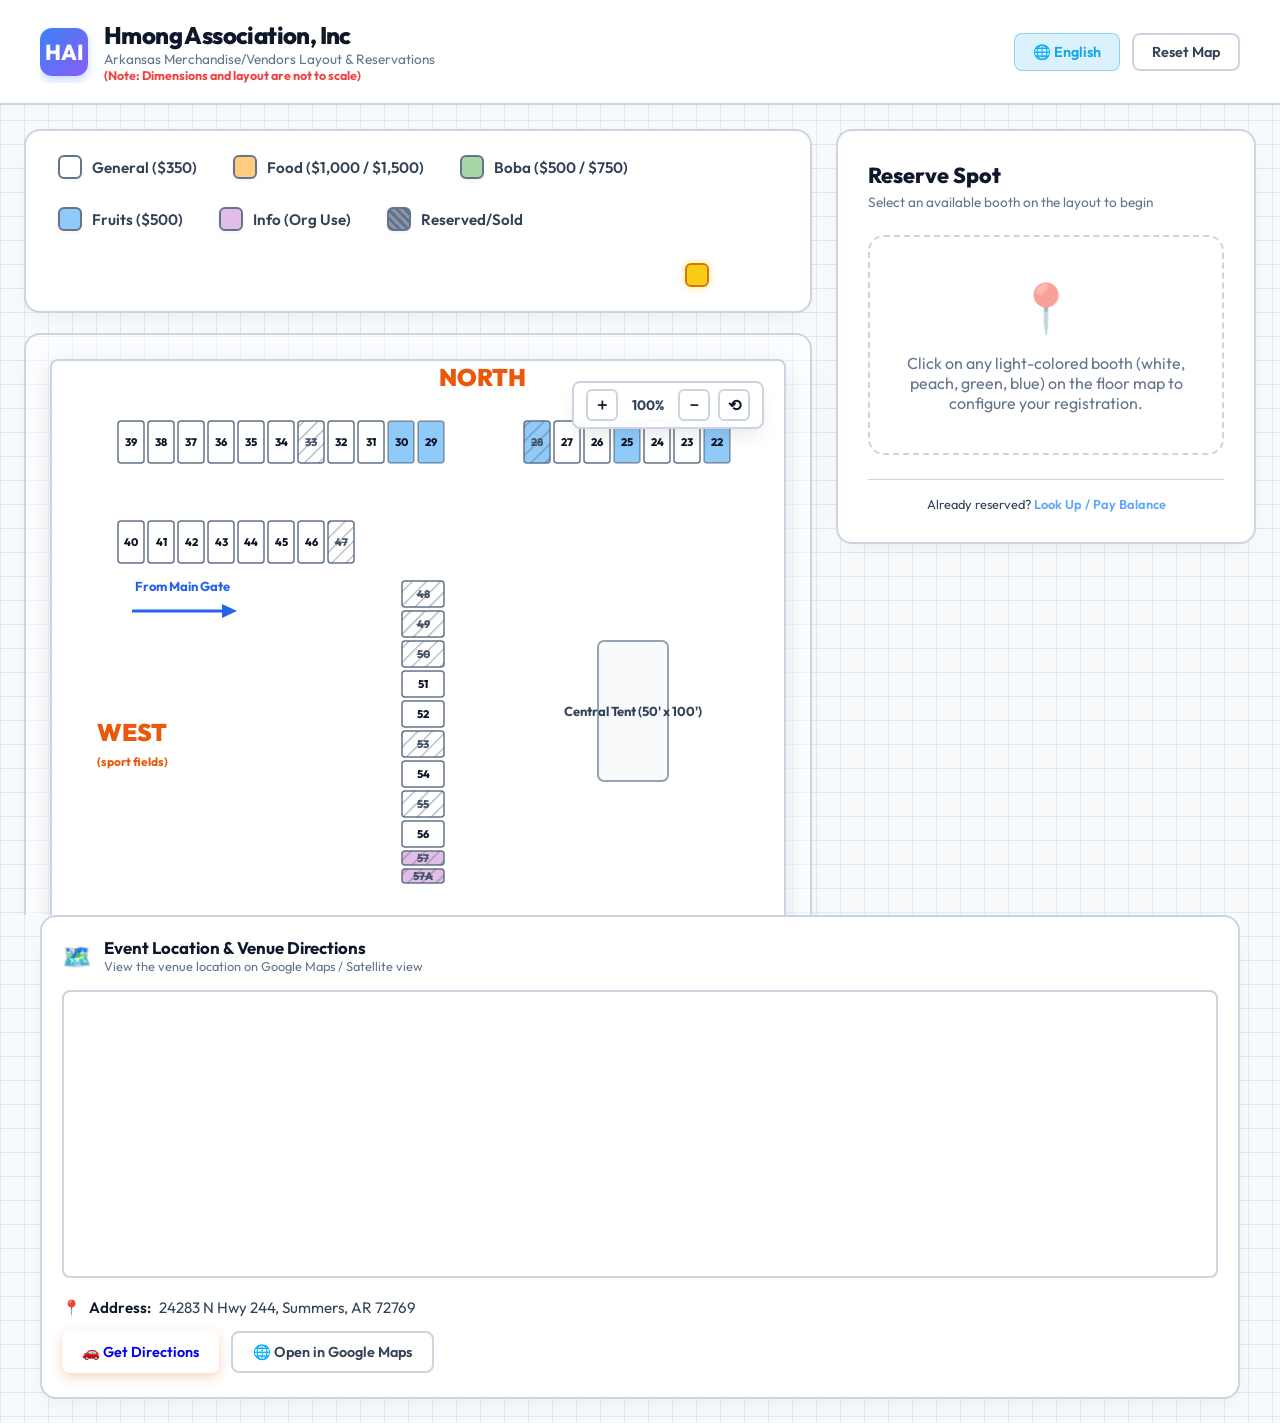
<file: index.html>
<!DOCTYPE html>
<html lang="en">
<head>
  <meta charset="UTF-8">
  <meta name="viewport" content="width=device-width, initial-scale=1.0">
  <title>Hmong Association, Inc (Arkansas) - Vendor Booth Reservations</title>
  <meta name="description" content="Securely reserve and pay for vendor booths for Hmong Association, Inc (Arkansas) merchandise/vendors layout events.">
  
  <!-- Modern Fonts from Google Fonts -->
  <link rel="preconnect" href="https://fonts.googleapis.com">
  <link rel="preconnect" href="https://fonts.gstatic.com" crossorigin>
  <link href="https://fonts.googleapis.com/css2?family=Outfit:wght@300;400;500;600;700;800&display=swap" rel="stylesheet">
  
  <!-- CSS Stylesheet -->
  <link rel="stylesheet" href="styles.css">
</head>
<body>

  <!-- PAGE HEADER -->
  <header>
    <div class="brand">
      <!-- Logo Placeholder - Swap with <img> to customize -->
      <div class="logo-placeholder" id="brand-logo">
        HAI
      </div>
      <div class="brand-text">
        <h1 id="brand-title" data-i18n="brand_title">Hmong Association, Inc</h1>
        <p id="brand-subtitle">
          <span data-i18n="brand_subtitle">Arkansas Merchandise/Vendors Layout & Reservations</span>
          <span style="color: #ef4444; font-weight: 700; display: block; font-size: 0.78rem;" data-i18n="scale_note">(Note: Dimensions and layout are not to scale)</span>
        </p>
      </div>
    </div>
    <div class="header-actions">
      <!-- Language Switcher Toggle Button (English <-> Hmong) -->
      <button class="btn-secondary" id="btn-language-toggle" title="Switch Language / Hloov Lus">
        🌐 English
      </button>
      <!-- Hidden Admin Panel Button (revealed only via secret URL query param) -->
      <button class="btn-secondary" id="btn-admin-dashboard" style="display: none; background: rgba(59, 130, 246, 0.15); color: #60a5fa; border: 1px solid rgba(59, 130, 246, 0.4); font-weight: 600;" title="Open Bookkeeping Reservation Logbook" data-i18n="btn_admin_dashboard">
        🔑 Admin Dashboard
      </button>
      <!-- Admin / Reset local bookings cache (useful for testing) -->
      <button class="btn-secondary" id="btn-reset-cache" title="Reset all reservations back to default (local testing only)" data-i18n="btn_reset_cache">
        Reset Map
      </button>
    </div>
  </header>

  <!-- MAIN CONTAINER -->
  <main class="app-container">
    
    <!-- LEFT SIDE: MAP WORKSPACE -->
    <section class="map-workspace" aria-label="Interactive Layout Map">
      
      <!-- Interactive Legend -->
      <div class="legend-card">
        <div class="legend-items">
          <div class="legend-item" title="General Merchandise booths ($350)">
            <div class="legend-color color-general"></div>
            <span data-i18n="legend_general">General ($350)</span>
          </div>
          <div class="legend-item" title="Hot Food/Cooking booths ($1,000 Deposit / $1,500 Full)">
            <div class="legend-color color-food"></div>
            <span data-i18n="legend_food">Food ($1,000 / $1,500)</span>
          </div>
          <div class="legend-item" title="Boba/Specialty Drinks booths ($500 Deposit / $750 Full)">
            <div class="legend-color color-boba"></div>
            <span data-i18n="legend_boba">Boba ($500 / $750)</span>
          </div>
          <div class="legend-item" title="Fruits booths ($500)">
            <div class="legend-color color-fruits"></div>
            <span data-i18n="legend_fruits">Fruits ($500)</span>
          </div>
          <div class="legend-item" title="Information & Non-profit booths (Organization Use Only)">
            <div class="legend-color color-info"></div>
            <span data-i18n="legend_info">Info (Org Use)</span>
          </div>
          <div class="legend-item" title="Booths already reserved by organizer or other vendors">
            <div class="legend-color color-reserved"></div>
            <span data-i18n="legend_reserved">Reserved/Sold</span>
          </div>
        </div>
        
        <!-- Selection Hint -->
        <div class="legend-item" style="margin-left: auto;">
          <div class="legend-color color-selected"></div>
          <span style="font-weight: 600; color: #fff;" data-i18n="legend_selected">Selected</span>
        </div>
      </div>

      <!-- Map Board Wrapper -->
      <div class="map-board-wrapper">
        
        <!-- Interactive Canvas Wrapper (keeps aspect ratio and contains underlay + SVG) -->
        <div class="map-canvas-wrapper" id="canvas-container-wrapper">
          
          <!-- Scrollable viewport for the zoomed canvas -->
          <div class="map-viewport" id="canvas-viewport">
            <!-- Scrollable Visual Canvas (SVG Overlay) -->
            <div class="map-container" id="canvas-container">
              <!-- SVG Layout Map is dynamically rendered here by app.js -->
            </div>
          </div>

          <!-- Floating Zoom Controls -->
          <div class="zoom-controls">
            <button class="zoom-btn" id="btn-zoom-in" type="button" title="Zoom In">＋</button>
            <span class="zoom-level" id="zoom-level-text">100%</span>
            <button class="zoom-btn" id="btn-zoom-out" type="button" title="Zoom Out">－</button>
            <button class="zoom-btn" id="btn-zoom-reset" type="button" title="Reset Zoom">⟲</button>
          </div>

        </div>

      </div>

    </section>


    <!-- RIGHT SIDE: CHECKOUT SIDEBAR -->
    <aside class="sidebar-checkout" aria-label="Booth Reservation Checkout">
      <div class="checkout-title">
        <h2 data-i18n="sidebar_title">Reserve Spot</h2>
        <p data-i18n="sidebar_subtitle">Select an available booth on the layout to begin</p>
      </div>

      <!-- State 1: No booth selected -->
      <div class="checkout-empty-state" id="checkout-empty">
        <div class="checkout-empty-icon">📍</div>
        <p data-i18n="checkout_empty_hint">Click on any light-colored booth (white, peach, green, blue) on the floor map to configure your registration.</p>
      </div>

      <!-- State 2: Booth selected -->
      <div class="checkout-active-state" id="checkout-active" style="display: none;">
        
        <!-- Booth details display -->
        <div class="details-card">
          <div class="details-row">
            <span class="details-label" data-i18n="label_selected_booth">Selected Booth</span>
            <span class="details-value" id="disp-booth-id" style="font-size: 1.25rem; color: var(--color-booth-selected);">#--</span>
          </div>
          <div class="details-row">
            <span class="details-label" data-i18n="label_category">Category</span>
            <span class="badge" id="disp-booth-category" style="background: rgba(255,255,255,0.1);">--</span>
          </div>
          <div class="details-row">
            <span class="details-label" data-i18n="label_dimensions">Dimensions</span>
            <span class="details-value" id="disp-booth-dimensions">20' x 30'</span>
          </div>
        </div>

        <!-- Payment option selector (For Food and Boba where Deposit != Full) -->
        <div class="payment-type-selector" id="payment-options-block">
          <span class="payment-type-label" data-i18n="label_payment_amount">Select Payment Amount</span>
          <div class="payment-options">
            <!-- Option A: Deposit -->
            <button class="payment-option-btn selected" id="btn-pay-deposit" type="button">
              <span class="payment-option-title" data-i18n="payment_option_deposit">Pay Deposit</span>
              <span class="payment-option-price" id="price-deposit">$0</span>
            </button>
            <!-- Option B: Full Registration -->
            <button class="payment-option-btn" id="btn-pay-full" type="button">
              <span class="payment-option-title" data-i18n="payment_option_full">Full Registration</span>
              <span class="payment-option-price" id="price-full">$0</span>
            </button>
          </div>
        </div>

        <!-- Fixed Price Display (For General and Fruits where Deposit = Full) -->
        <div class="payment-type-selector" id="fixed-price-block" style="display: none;">
          <span class="payment-type-label" data-i18n="payment_fixed_title">Registration Fee</span>
          <div class="payment-option-btn selected" style="cursor: default; width: 100%; align-items: center; padding: 14px;">
            <span class="payment-option-title" style="color: var(--color-primary-hover); font-size: 0.8rem; font-weight: 700;" data-i18n="payment_fixed_full">Full Registration Fee</span>
            <span class="payment-option-price" id="disp-fixed-price" style="font-size: 1.3rem; font-weight: 800; margin-top: 4px;">$0</span>
          </div>
        </div>

        <!-- Customer Form details -->
        <form class="booking-form" id="form-booking" onsubmit="return false;">
          <div class="form-group">
            <label for="input-name" data-i18n="label_contact_name">Contact Full Name *</label>
            <input type="text" id="input-name" class="form-control" placeholder="John Doe" data-i18n-placeholder="placeholder_name" required>
          </div>
          <div class="form-group">
            <label for="input-email" data-i18n="label_email">Email Address *</label>
            <input type="email" id="input-email" class="form-control" placeholder="johndoe@example.com" data-i18n-placeholder="placeholder_email" required>
          </div>
          <div class="form-group">
            <label for="input-phone" data-i18n="label_phone">Phone Number *</label>
            <input type="tel" id="input-phone" class="form-control" placeholder="(555) 000-0000" data-i18n-placeholder="placeholder_phone" required>
          </div>
          <div class="form-group">
            <label for="input-business" data-i18n="label_business">Business / Vendor Name *</label>
            <input type="text" id="input-business" class="form-control" placeholder="ABC Merchandise Co." data-i18n-placeholder="placeholder_business" required>
          </div>

          <!-- Payment Method Selector & Containers -->
          <div class="form-group" style="margin-top: 10px;">
            <label data-i18n="label_payment_method">Payment Method</label>
            <div class="payment-method-selector">
              <button type="button" class="pay-method-btn active" id="btn-pay-paypal">PayPal</button>
              <button type="button" class="pay-method-btn" id="btn-pay-stripe">Stripe (Card)</button>
            </div>
          </div>

          <!-- PayPal Wrapper -->
          <div id="wrapper-pay-paypal" style="display: block; margin-top: 12px;">
            <div id="paypal-button-container"></div>
          </div>

          <!-- Stripe Wrapper -->
          <div id="wrapper-pay-stripe" style="display: none; margin-top: 12px;">
            <div class="stripe-card-form">
              <div class="form-group">
                <label for="input-stripe-card" data-i18n="label_stripe_card_number">Card Number *</label>
                <input type="text" id="input-stripe-card" class="form-control" placeholder="4111 2222 3333 4444" maxlength="19">
              </div>
              <div class="form-row" style="display: flex; gap: 12px;">
                <div class="form-group" style="flex: 1;">
                  <label for="input-stripe-expiry" data-i18n="label_stripe_card_expiry">Expiry (MM/YY) *</label>
                  <input type="text" id="input-stripe-expiry" class="form-control" placeholder="12/28" maxlength="5">
                </div>
                <div class="form-group" style="flex: 1;">
                  <label for="input-stripe-cvc" data-i18n="label_stripe_card_cvc">CVC *</label>
                  <input type="text" id="input-stripe-cvc" class="form-control" placeholder="123" maxlength="4">
                </div>
              </div>
              <button type="button" class="stripe-pay-btn" id="btn-stripe-pay">
                <span id="stripe-pay-btn-text" data-i18n="btn_pay_stripe">Pay with Card</span>
              </button>
            </div>
          </div>

          <!-- Sandbox Test mode bypass button -->
          <button class="test-bypass-btn" id="btn-test-bypass" type="button" data-i18n="btn_bypass_test">
            ⚡ Skip Payment (Test Booking)
          </button>
        </form>

      </div>
      
      <!-- Lookup reservation footer link -->
      <div class="sidebar-lookup-footer" style="margin-top: auto; padding-top: 16px; border-top: 1px solid var(--border-color); text-align: center;">
        <p style="font-size: 0.8rem; color: var(--text-secondary); margin: 0;">
          <span data-i18n="link_lookup_prefix">Already reserved?</span> <a href="#" id="link-lookup-booking" style="color: #60a5fa; text-decoration: none; font-weight: 600;" data-i18n="link_lookup_action">Look Up / Pay Balance</a>
        </p>
      </div>
    </aside>

  </main>

  <!-- EVENT LOCATION SECTION -->
  <div class="location-container">
    <div class="location-card" id="location-map-card">
      <div class="location-header">
        <span class="location-icon">🗺️</span>
        <div class="location-title">
          <h3 data-i18n="location_directions_title">Event Location & Venue Directions</h3>
          <p data-i18n="location_directions_subtitle">View the venue location on Google Maps / Satellite view</p>
        </div>
      </div>
      <div class="location-map-wrapper">
        <iframe 
          src="https://maps.google.com/maps?q=24283+N+Hwy+244,Summers,AR+72769&t=k&z=17&output=embed" 
          width="100%" 
          height="280" 
          style="border:0;" 
          allowfullscreen="" 
          loading="lazy">
        </iframe>
      </div>
      <div class="location-details" style="display: flex; flex-direction: column; gap: 10px; padding: 4px 0;">
        <p style="font-size: 0.95rem; font-weight: 600; color: var(--text-primary); margin: 0; display: flex; align-items: center; gap: 8px;">
          <span>📍</span> <span data-i18n="location_address">Address:</span> <span style="font-weight: normal; color: var(--text-secondary);">24283 N Hwy 244, Summers, AR 72769</span>
        </p>
        <div style="display: flex; flex-wrap: wrap; gap: 12px; margin-top: 4px;">
          <a href="https://www.google.com/maps/dir/?api=1&destination=24283+N+Hwy+244,Summers,AR+72769" 
             target="_blank" 
             class="btn-primary" 
             style="text-align: center; text-decoration: none; display: inline-flex; align-items: center; gap: 8px; padding: 10px 20px; font-size: 0.9rem; font-weight: 600; border-radius: var(--border-radius-md); box-shadow: 0 4px 12px rgba(234, 88, 12, 0.25);"
             data-i18n="btn_directions">
            🚗 Get Directions
          </a>
          <a href="https://maps.google.com/maps?q=24283+N+Hwy+244,Summers,AR+72769" 
             target="_blank" 
             class="btn-secondary" 
             style="text-align: center; text-decoration: none; display: inline-flex; align-items: center; gap: 8px; padding: 10px 20px; font-size: 0.9rem; font-weight: 600; border-radius: var(--border-radius-md);"
             data-i18n="btn_open_gmaps">
            🌐 Open in Google Maps
          </a>
        </div>
      </div>
    </div>
  </div>

  <!-- RECEIPT MODAL OVERLAY -->
  <div class="modal-overlay" id="modal-receipt">
    <div class="receipt-modal">
      <div class="receipt-header">
        <div class="receipt-success-badge">✓</div>
        <h3 class="receipt-title" data-i18n="receipt_title">Payment Successful!</h3>
        <p class="receipt-subtitle" data-i18n="receipt_subtitle">Your booth reservation has been confirmed</p>
      </div>
      
      <div class="receipt-content">
        <!-- Vendor info -->
        <div>
          <div class="receipt-sec-title" data-i18n="receipt_sec_registrant">Registrant Info</div>
          <div class="receipt-grid" style="margin-top: 8px;">
            <div class="receipt-row">
              <span class="receipt-label" data-i18n="receipt_label_vendor">Vendor Name</span>
              <span class="receipt-value" id="rec-business">--</span>
            </div>
            <div class="receipt-row">
              <span class="receipt-label" data-i18n="receipt_label_contact">Contact Person</span>
              <span class="receipt-value" id="rec-name">--</span>
            </div>
            <div class="receipt-row">
              <span class="receipt-label" data-i18n="receipt_label_email">Email</span>
              <span class="receipt-value" id="rec-email">--</span>
            </div>
            <div class="receipt-row">
              <span class="receipt-label" data-i18n="receipt_label_phone">Phone</span>
              <span class="receipt-value" id="rec-phone">--</span>
            </div>
          </div>
        </div>

        <!-- Reservation info -->
        <div>
          <div class="receipt-sec-title" data-i18n="receipt_sec_booth">Booth Details</div>
          <div class="receipt-grid" style="margin-top: 8px;">
            <div class="receipt-row">
              <span class="receipt-label" data-i18n="receipt_label_booth">Reserved Booth</span>
              <span class="receipt-value" id="rec-booth-id" style="color: var(--color-primary-hover); font-weight: 700;">#--</span>
            </div>
            <div class="receipt-row">
              <span class="receipt-label" data-i18n="receipt_label_category">Category</span>
              <span class="receipt-value" id="rec-booth-category">--</span>
            </div>
            <div class="receipt-row">
              <span class="receipt-label" data-i18n="receipt_label_dimensions">Dimensions</span>
              <span class="receipt-value" id="rec-booth-dimensions">--</span>
            </div>
          </div>
        </div>

        <!-- Transaction details -->
        <div>
          <div class="receipt-sec-title" data-i18n="receipt_sec_transaction">Transaction Details</div>
          <div class="receipt-grid" style="margin-top: 8px;">
            <div class="receipt-row">
              <span class="receipt-label" data-i18n="receipt_label_pay_mode">Payment Mode</span>
              <span class="receipt-value" id="rec-pay-mode">--</span>
            </div>
            <div class="receipt-row">
              <span class="receipt-label" data-i18n="receipt_label_payment_method">Payment Method</span>
              <span class="receipt-value" id="rec-payment-method">--</span>
            </div>
            <div class="receipt-row">
              <span class="receipt-label" data-i18n="receipt_label_txid">Transaction ID</span>
              <span class="receipt-value" id="rec-transaction-id" style="font-family: monospace;">PAYID-XXXXXX</span>
            </div>
            <div class="receipt-row">
              <span class="receipt-label" data-i18n="receipt_label_date">Date & Time</span>
              <span class="receipt-value" id="rec-date">--</span>
            </div>
          </div>
          
          <div class="receipt-total-card">
            <span class="receipt-total-label" data-i18n="receipt_label_amount_paid">Amount Paid</span>
            <span class="receipt-total-val" id="rec-total-paid">$0.00</span>
          </div>
        </div>
      </div>

      <!-- Receipt Actions -->
      <div class="receipt-footer">
        <button class="receipt-btn-print" id="btn-print-receipt" data-i18n="btn_print_receipt">🖨 Print / Save PDF</button>
        <button class="receipt-btn-close" id="btn-close-receipt" data-i18n="btn_close">Close</button>
      </div>
    </div>
  </div>

  <!-- ADMIN LOGBOOK MODAL OVERLAY -->
  <div class="modal-overlay" id="modal-admin-logbook">
    <div class="admin-modal">
      <div class="admin-header">
        <div class="admin-header-title">
          <span class="admin-icon">📊</span>
          <div>
            <h3 data-i18n="admin_title">Bookkeeping Reservation Logbook</h3>
            <p data-i18n="admin_subtitle">View, print, and export all active booth reservations logged in Supabase</p>
          </div>
        </div>
        <button class="admin-btn-close-x" id="btn-admin-close-x">&times;</button>
      </div>

      <div class="admin-content">
        <!-- Stats Summary Section -->
        <div class="admin-stats-grid">
          <div class="admin-stat-card">
            <span class="admin-stat-label" data-i18n="admin_label_total">Total Reservations</span>
            <span class="admin-stat-value" id="admin-stat-count">0</span>
          </div>
          <div class="admin-stat-card">
            <span class="admin-stat-label" data-i18n="admin_label_revenue">Total Revenue Collected</span>
            <span class="admin-stat-value" id="admin-stat-revenue">$0.00</span>
          </div>
          <div class="admin-stat-card">
            <span class="admin-stat-label" data-i18n="admin_label_db">Database Status</span>
            <span class="admin-stat-value" id="admin-stat-db" style="color: var(--color-success); font-size: 1.1rem;" data-i18n="admin_db_connected">Connected</span>
          </div>
        </div>

        <!-- Filters Section -->
        <div class="admin-filters-bar">
          <div class="search-input-wrapper">
            <span class="search-icon">🔍</span>
            <input type="text" id="admin-search-input" placeholder="Search by Business, Contact Name, Booth ID, or Transaction ID..." data-i18n-placeholder="admin_placeholder_search" />
          </div>
        </div>

        <!-- Table Container -->
        <div class="admin-table-wrapper">
          <table class="admin-table">
            <thead>
              <tr>
                <th style="width: 80px;" data-i18n="admin_th_booth">Booth #</th>
                <th data-i18n="admin_th_business">Business / Vendor</th>
                <th data-i18n="admin_th_contact">Contact Name</th>
                <th data-i18n="admin_th_email">Email Address</th>
                <th data-i18n="admin_th_phone">Phone Number</th>
                <th style="width: 110px;" data-i18n="admin_th_price">Price Paid</th>
                <th data-i18n="admin_th_mode">Payment Mode</th>
                <th data-i18n="admin_th_paymethod">Payment Method</th>
                <th data-i18n="admin_th_date">Date & Time</th>
                <th data-i18n="admin_th_txid">Transaction ID</th>
              </tr>
            </thead>
            <tbody id="admin-table-body">
              <!-- Dynamically populated rows -->
            </tbody>
          </table>
          <div class="admin-table-empty" id="admin-table-empty-state" style="display: none;">
            <p data-i18n="admin_empty">No bookings matching your search query were found.</p>
          </div>
        </div>
      </div>

      <!-- Footer Actions -->
      <div class="admin-footer">
        <button class="admin-btn-export" id="btn-admin-export" data-i18n="btn_admin_export">📥 Export to Excel (CSV)</button>
        <button class="admin-btn-print" id="btn-admin-print" data-i18n="btn_admin_print">🖨 Print Logbook</button>
        <button class="admin-btn-close" id="btn-admin-close" data-i18n="btn_admin_close">Close</button>
      </div>
    </div>
  </div>

  <!-- LOOKUP RESERVATION MODAL OVERLAY -->
  <div class="modal-overlay" id="modal-lookup">
    <div class="lookup-modal">
      <div class="lookup-header">
        <div class="lookup-header-title">
          <span class="lookup-icon">🔍</span>
          <div>
            <h3 data-i18n="lookup_title">Look Up Reservation</h3>
            <p data-i18n="lookup_subtitle">Search by registered email and transaction ID to pay remaining balance</p>
          </div>
        </div>
        <button class="lookup-btn-close-x" id="btn-lookup-close-x">&times;</button>
      </div>
      
      <div class="lookup-content">
        <!-- Lookup Tab Selector -->
        <div class="lookup-tab-bar" style="display: flex; border-bottom: 2px solid var(--border-color); margin-bottom: 16px;">
          <button class="lookup-tab-btn active" id="btn-tab-txid" type="button" data-i18n="lookup_tab_txid">Search by Transaction ID</button>
          <button class="lookup-tab-btn" id="btn-tab-details" type="button" data-i18n="lookup_tab_details">Search by Personal Info</button>
        </div>

        <!-- Search form -->
        <form id="form-lookup" onsubmit="return false;" style="display: flex; flex-direction: column; gap: 14px;">
          <div class="form-group">
            <label for="input-lookup-email" data-i18n="lookup_label_email">Registered Email Address *</label>
            <input type="email" id="input-lookup-email" class="form-control" placeholder="johndoe@example.com" data-i18n-placeholder="placeholder_email" required>
          </div>
          
          <div class="form-group" id="group-lookup-txid">
            <label for="input-lookup-txid" data-i18n="lookup_label_txid">Original Transaction ID *</label>
            <input type="text" id="input-lookup-txid" class="form-control" placeholder="MOCK-PAY-XXXXXX or PAYID-XXXXXX" data-i18n-placeholder="lookup_placeholder_txid" required>
          </div>

          <div id="group-lookup-details" style="display: none; flex-direction: column; gap: 14px;">
            <div class="form-group">
              <label for="input-lookup-name" data-i18n="label_contact_name">Contact Full Name *</label>
              <input type="text" id="input-lookup-name" class="form-control" placeholder="John Doe" data-i18n-placeholder="placeholder_name">
            </div>
            <div class="form-group">
              <label for="input-lookup-phone" data-i18n="label_phone">Phone Number *</label>
              <input type="tel" id="input-lookup-phone" class="form-control" placeholder="(555) 000-0000" data-i18n-placeholder="placeholder_phone">
            </div>
          </div>

          <button class="btn-primary" id="btn-lookup-search" type="submit" style="width: 100%; padding: 12px; font-weight: 700; margin-top: 6px;" data-i18n="btn_lookup_search">
            Search Reservation
          </button>
        </form>

        <!-- Loading state -->
        <div id="lookup-loading" style="display: none; text-align: center; padding: 24px 0;">
          <p style="color: var(--text-secondary); font-size: 0.9rem;" data-i18n="lookup_searching">Searching database...</p>
        </div>

        <!-- Error state -->
        <div id="lookup-error" class="lookup-alert-error" style="display: none; background: #fef2f2; border: 1px solid #ef4444; color: #991b1b; padding: 14px; border-radius: var(--border-radius-md); font-size: 0.85rem; line-height: 1.4; margin-top: 16px;" data-i18n="lookup_error">
          ❌ No reservation matching those details was found. Please check your spelling and try again.
        </div>

        <!-- Result state -->
        <div id="lookup-results" style="display: none; margin-top: 16px; display: flex; flex-direction: column; gap: 16px;">
          <div class="lookup-sec-title" style="font-size: 0.8rem; font-weight: 700; text-transform: uppercase; color: var(--text-secondary); border-bottom: 1px solid var(--border-color); padding-bottom: 6px;" data-i18n="lookup_sec_title">Reservation Details</div>
          
          <div class="lookup-result-card" style="background: #f8fafc; border: 1px solid var(--border-color); border-radius: var(--border-radius-md); padding: 14px;">
            <div style="display: flex; flex-direction: column; gap: 10px;">
              <div style="display: flex; justify-content: space-between; font-size: 0.85rem; padding-bottom: 8px; border-bottom: 1px solid #e2e8f0;">
                <span style="color: var(--text-secondary);" data-i18n="lookup_res_business">Business / Vendor</span>
                <span id="lookup-res-business" style="font-weight: 700; color: var(--text-primary);">--</span>
              </div>
              <div style="display: flex; justify-content: space-between; font-size: 0.85rem; padding-bottom: 8px; border-bottom: 1px solid #e2e8f0;">
                <span style="color: var(--text-secondary);" data-i18n="lookup_res_contact">Contact Person</span>
                <span id="lookup-res-name" style="color: var(--text-primary);">--</span>
              </div>
              <div style="display: flex; justify-content: space-between; font-size: 0.85rem; padding-bottom: 8px; border-bottom: 1px solid #e2e8f0;">
                <span style="color: var(--text-secondary);" data-i18n="lookup_res_booth">Reserved Booth</span>
                <span id="lookup-res-booth" style="font-weight: 700; color: var(--color-primary-hover);">#--</span>
              </div>
              <div style="display: flex; justify-content: space-between; font-size: 0.85rem; padding-bottom: 8px; border-bottom: 1px solid #e2e8f0;">
                <span style="color: var(--text-secondary);" data-i18n="lookup_res_category">Booth Category</span>
                <span id="lookup-res-category" style="color: var(--text-primary);">--</span>
              </div>
              <div style="display: flex; justify-content: space-between; font-size: 0.85rem; padding-bottom: 8px; border-bottom: 1px solid #e2e8f0;">
                <span style="color: var(--text-secondary);" data-i18n="lookup_res_paid">Amount Paid Already</span>
                <span id="lookup-res-paid" style="font-weight: 700; color: var(--text-primary);">--</span>
              </div>
              <div style="display: flex; justify-content: space-between; font-size: 0.85rem; align-items: center;">
                <span style="color: var(--text-secondary);" data-i18n="lookup_res_status">Status</span>
                <span class="badge" id="lookup-res-status" style="font-size: 0.75rem; font-weight: 800; padding: 4px 10px; border-radius: 20px;">--</span>
              </div>
            </div>
          </div>

          <!-- Balance Due Payment Section -->
          <div id="lookup-balance-due-section" style="display: none; border-top: 1px dashed var(--border-color); padding-top: 16px; display: flex; flex-direction: column; gap: 12px;">
            <div style="background: #fffbeb; border: 1px solid #f59e0b; color: #b45309; padding: 14px; border-radius: var(--border-radius-md); font-size: 0.85rem; line-height: 1.4;">
              ⚠️ <strong data-i18n="lookup_balance_due_label">Balance Due:</strong> <strong><span id="lookup-balance-amount" style="color: #b45309;">$0</span></strong>
              <p style="font-size: 0.8rem; margin-top: 4px; color: #78350f;" data-i18n="lookup_balance_note">You previously paid the deposit. The remaining registration balance must be paid to secure your reserved booth.</p>
            </div>
            
            <div class="form-group" style="margin-top: 4px;">
              <label data-i18n="lookup_label_payment_method">Select Payment Method</label>
              <div class="payment-method-selector" style="margin-bottom: 12px;">
                <button type="button" class="pay-method-btn active" id="btn-balance-paypal">PayPal</button>
                <button type="button" class="pay-method-btn" id="btn-balance-stripe">Stripe (Card)</button>
              </div>
              
              <!-- PayPal Balance Wrapper -->
              <div id="wrapper-balance-paypal" style="display: block;">
                <div id="paypal-balance-button-container" style="margin-top: 8px;"></div>
              </div>

              <!-- Stripe Balance Wrapper -->
              <div id="wrapper-balance-stripe" style="display: none;">
                <div class="stripe-card-form">
                  <div class="form-group">
                    <label for="input-balance-card" data-i18n="label_stripe_card_number">Card Number *</label>
                    <input type="text" id="input-balance-card" class="form-control" placeholder="4111 2222 3333 4444" maxlength="19">
                  </div>
                  <div class="form-row" style="display: flex; gap: 12px;">
                    <div class="form-group" style="flex: 1;">
                      <label for="input-balance-expiry" data-i18n="label_stripe_card_expiry">Expiry (MM/YY) *</label>
                      <input type="text" id="input-balance-expiry" class="form-control" placeholder="12/28" maxlength="5">
                    </div>
                    <div class="form-group" style="flex: 1;">
                      <label for="input-balance-cvc" data-i18n="label_stripe_card_cvc">CVC *</label>
                      <input type="text" id="input-balance-cvc" class="form-control" placeholder="123" maxlength="4">
                    </div>
                  </div>
                  <button type="button" class="stripe-pay-btn" id="btn-stripe-balance-pay">
                    <span id="stripe-balance-pay-btn-text" data-i18n="btn_pay_balance_stripe">Pay Balance with Card</span>
                  </button>
                </div>
              </div>
            </div>

            <!-- TEMP: Test bypass button (Remove before production) -->
            <button class="test-bypass-btn" id="btn-bypass-balance" type="button" style="width: 100%; padding: 10px;" data-i18n="btn_bypass_balance">
              ⚡ Skip Payment (Test Balance Payment)
            </button>
          </div>
        </div>

        <!-- Success Payment State -->
        <div id="lookup-success" style="display: none; background: #ecfdf5; border: 1px solid #10b981; color: #065f46; padding: 16px; border-radius: var(--border-radius-md); font-size: 0.85rem; line-height: 1.5; margin-top: 16px;">
          ✓ <strong data-i18n="lookup_success_title">Payment Successful!</strong>
          <p style="font-size: 0.8rem; margin-top: 6px; color: #047857;" data-i18n="lookup_success_msg">Your remaining balance has been paid in full and your reservation has been updated to **Fully Paid**. Thank you!</p>
        </div>
      </div>

      <div class="lookup-footer" style="display: flex; justify-content: flex-end; border-top: 1px solid var(--border-color); padding-top: 16px; margin-top: 20px;">
        <button class="admin-btn-close" id="btn-lookup-close" data-i18n="btn_lookup_close">Close</button>
      </div>
    </div>
  </div>

  <!-- Dynamic Tooltip -->
  <div class="map-tooltip" id="map-tooltip">
    <strong id="tip-title">#--</strong>
    <span id="tip-desc">Category</span>
    <span id="tip-price" style="font-weight: 600; color: #a855f7;">$0.00</span>
  </div>

  <!-- PayPal JavaScript SDK (v5) -->
  <!-- Note: Standard Sandbox Client ID = "test" is imported. This is secure and enables the sandbox portal popup -->
  <script src="https://www.paypal.com/sdk/js?client-id=test&currency=USD"></script>
  
  <!-- Application JS Logic -->
  <script src="app.js"></script>
</body>
</html>
</file>
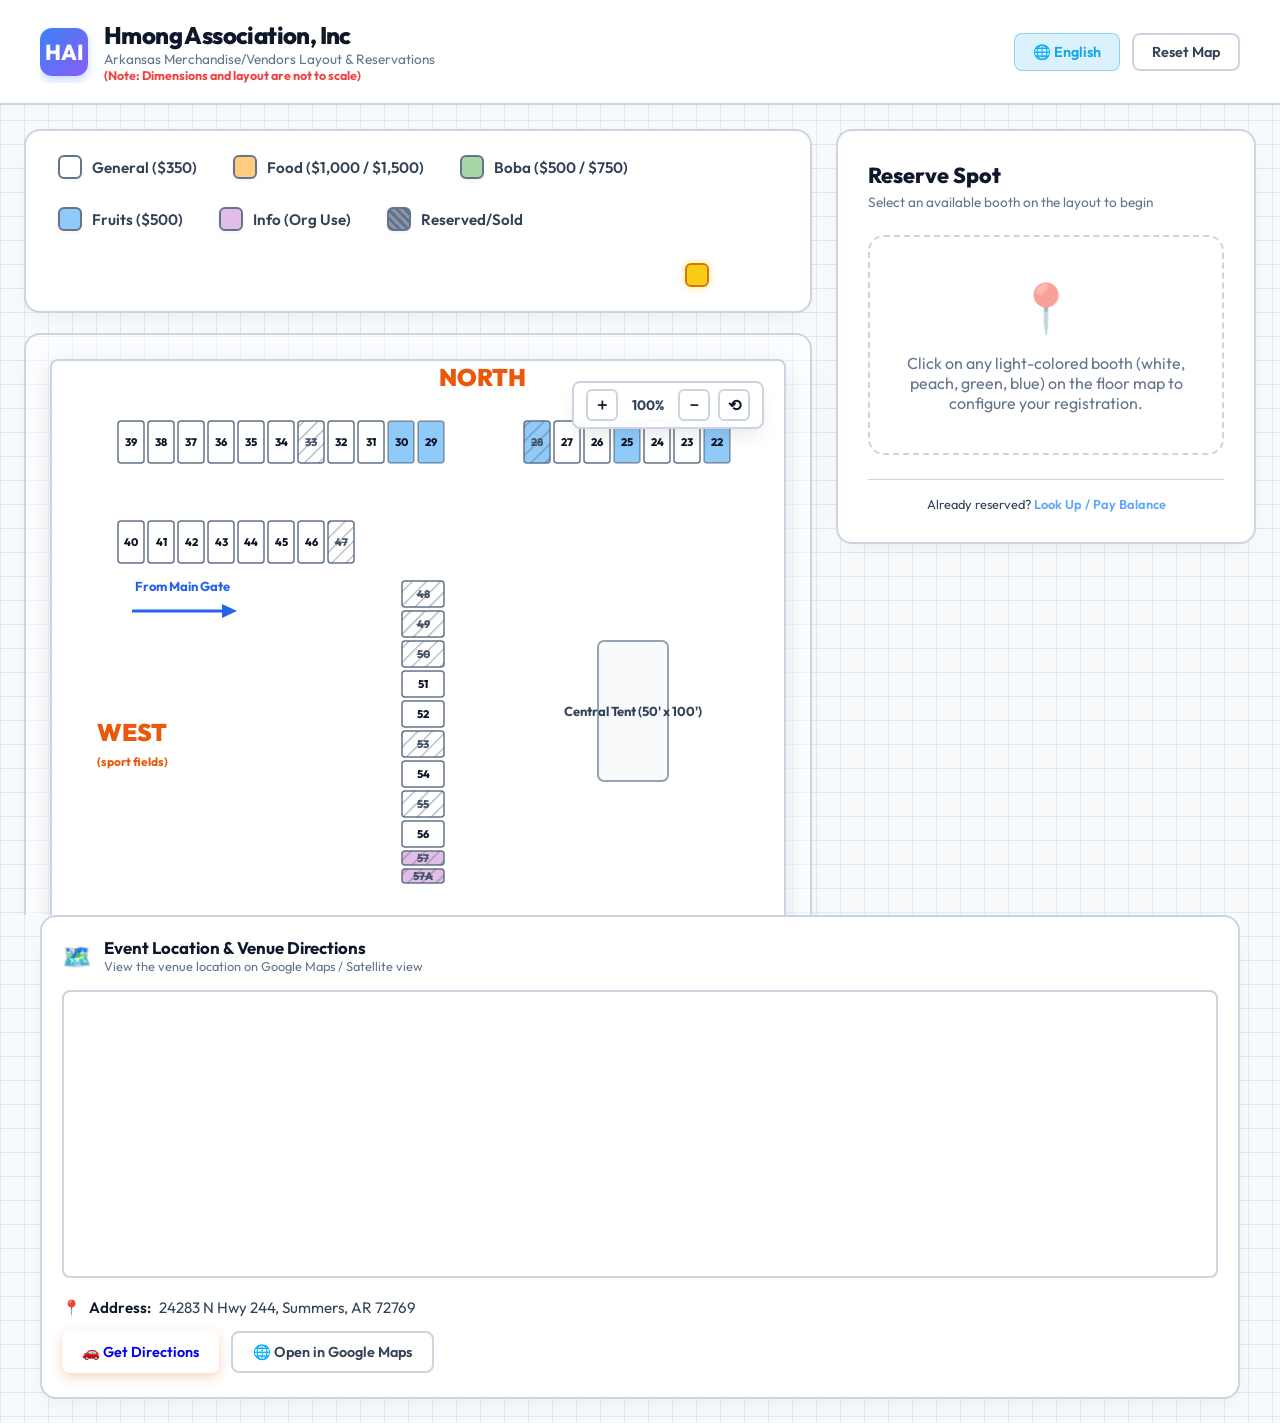
<file: hmong.html>
<!DOCTYPE html>
<html lang="hm">
<head>
  <meta charset="UTF-8">
  <meta http-equiv="refresh" content="0; url=index.html?lang=hm">
  <meta name="viewport" content="width=device-width, initial-scale=1.0">
  <title>Redirecting...</title>
  <script>
    (function () {
      var url = new URL('index.html', window.location.href);
      var current = new URL(window.location.href);
      current.searchParams.forEach(function (value, key) {
        url.searchParams.set(key, value);
      });
      url.searchParams.set('lang', 'hm');
      window.location.replace(url.toString());
    })();
  </script>
</head>
<body>
  Redirecting to Hmong view...
</body>
</html>
</file>
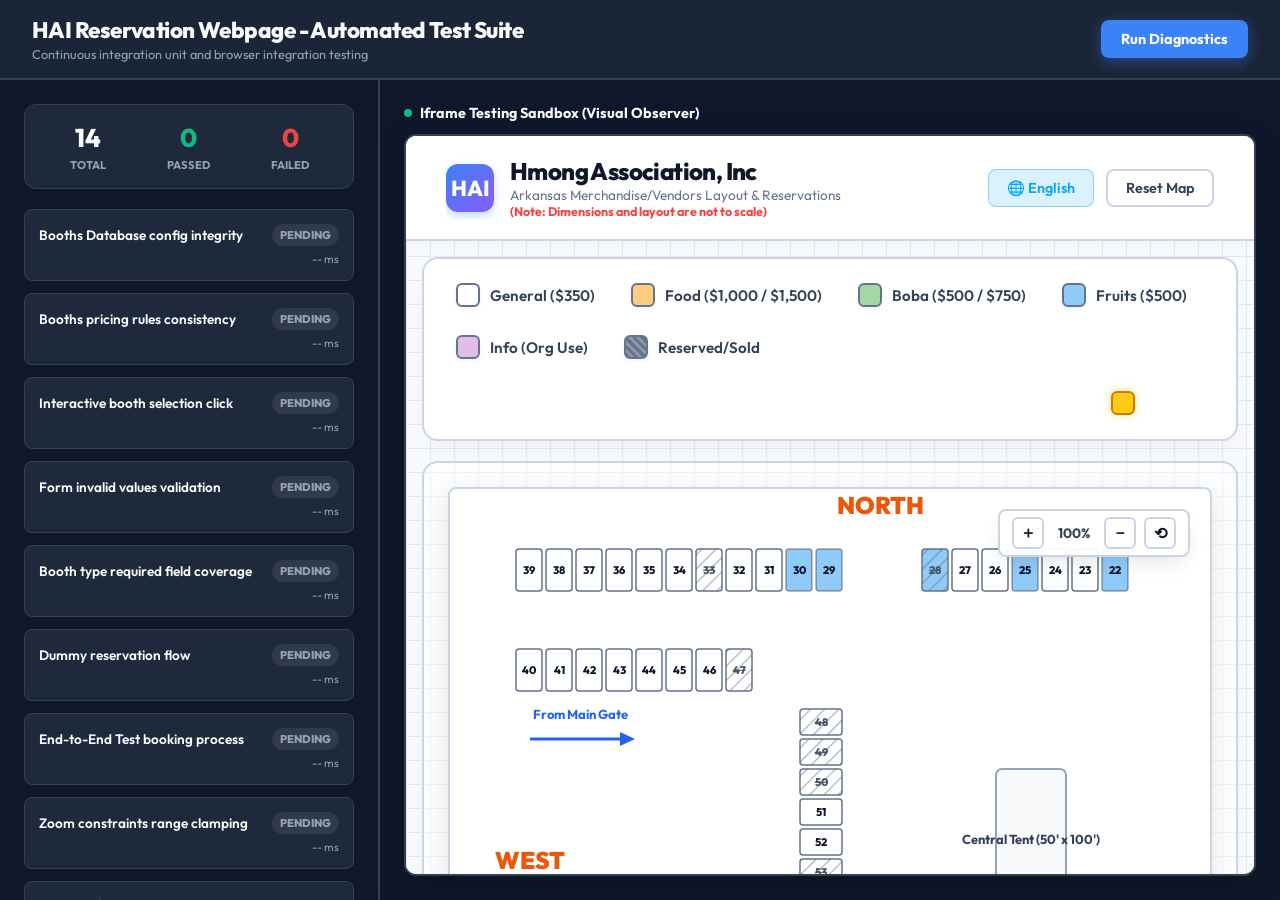
<file: tests.html>
<!DOCTYPE html>
<html lang="en">
<head>
  <meta charset="UTF-8">
  <meta name="viewport" content="width=device-width, initial-scale=1.0">
  <title>HAI Webpage Layout - Automated Test Suite</title>
  <link rel="preconnect" href="https://fonts.googleapis.com">
  <link rel="preconnect" href="https://fonts.gstatic.com" crossorigin>
  <link href="https://fonts.googleapis.com/css2?family=Outfit:wght@300;400;500;600;700;800&display=swap" rel="stylesheet">
  
  <style>
    :root {
      --bg-primary: #0f172a;
      --bg-card: #1e293b;
      --border-color: #334155;
      --text-primary: #f8fafc;
      --text-secondary: #94a3b8;
      --color-success: #10b981;
      --color-fail: #ef4444;
      --color-accent: #3b82f6;
    }

    * {
      box-sizing: border-box;
      margin: 0;
      padding: 0;
    }

    body {
      background-color: var(--bg-primary);
      color: var(--text-primary);
      font-family: 'Outfit', sans-serif;
      height: 100vh;
      height: 100dvh;
      display: flex;
      flex-direction: column;
      overflow: hidden;
    }

    header {
      background: rgba(30, 41, 59, 0.85);
      border-bottom: 2px solid var(--border-color);
      padding: 16px 32px;
      display: flex;
      justify-content: space-between;
      align-items: center;
      backdrop-filter: blur(8px);
      z-index: 100;
    }

    .title-block h1 {
      font-size: 1.4rem;
      font-weight: 800;
      color: var(--text-primary);
      letter-spacing: -0.025em;
    }

    .title-block p {
      font-size: 0.8rem;
      color: var(--text-secondary);
      margin-top: 2px;
    }

    .control-block {
      display: flex;
      gap: 16px;
      align-items: center;
    }

    .btn {
      padding: 10px 20px;
      border-radius: 8px;
      border: none;
      cursor: pointer;
      font-weight: 700;
      font-size: 0.9rem;
      font-family: inherit;
      transition: all 0.2s;
    }

    .btn-run {
      background: var(--color-accent);
      color: #fff;
      box-shadow: 0 4px 14px rgba(59, 130, 246, 0.4);
    }

    .btn-run:hover {
      background: #2563eb;
      transform: translateY(-1px);
    }

    .dashboard {
      display: grid;
      grid-template-columns: 380px 1fr;
      flex: 1;
      overflow: hidden;
    }

    /* Left panel: Test cases list */
    .test-panel {
      border-right: 2px solid var(--border-color);
      padding: 24px;
      overflow-y: auto;
      background: rgba(15, 23, 42, 0.4);
      display: flex;
      flex-direction: column;
      gap: 20px;
      min-height: 0; /* Fix CSS Grid content overflow scroll trap */
    }

    .status-summary {
      background: var(--bg-card);
      border: 1px solid var(--border-color);
      border-radius: 12px;
      padding: 16px;
      display: grid;
      grid-template-columns: repeat(3, 1fr);
      gap: 8px;
      text-align: center;
    }

    .summary-item {
      display: flex;
      flex-direction: column;
      gap: 4px;
    }

    .summary-val {
      font-size: 1.6rem;
      font-weight: 800;
    }

    .summary-lbl {
      font-size: 0.7rem;
      text-transform: uppercase;
      font-weight: 700;
      color: var(--text-secondary);
    }

    .status-total { color: var(--text-primary); }
    .status-pass { color: var(--color-success); }
    .status-fail { color: var(--color-fail); }

    .test-list {
      display: flex;
      flex-direction: column;
      gap: 12px;
    }

    .test-card {
      background: var(--bg-card);
      border: 1px solid var(--border-color);
      border-radius: 8px;
      padding: 14px;
      display: flex;
      flex-direction: column;
      gap: 6px;
      transition: all 0.2s;
    }

    .test-header {
      display: flex;
      justify-content: space-between;
      align-items: center;
    }

    .test-name {
      font-weight: 600;
      font-size: 0.85rem;
      color: var(--text-primary);
    }

    .test-badge {
      font-size: 0.7rem;
      font-weight: 800;
      padding: 4px 8px;
      border-radius: 20px;
      text-transform: uppercase;
    }

    .badge-pending {
      background: rgba(255, 255, 255, 0.08);
      color: var(--text-secondary);
    }

    .badge-running {
      background: rgba(59, 130, 246, 0.15);
      color: var(--color-accent);
      animation: pulsate 1.5s infinite;
    }

    .badge-pass {
      background: rgba(16, 185, 129, 0.15);
      color: var(--color-success);
    }

    .badge-fail {
      background: rgba(239, 68, 68, 0.15);
      color: var(--color-fail);
    }

    .test-error {
      font-family: monospace;
      font-size: 0.75rem;
      color: #fda4af;
      background: rgba(239, 68, 68, 0.08);
      padding: 8px;
      border-radius: 6px;
      border-left: 3px solid var(--color-fail);
      overflow-x: auto;
      margin-top: 4px;
      display: none;
    }

    .test-time {
      font-size: 0.7rem;
      color: var(--text-secondary);
      align-self: flex-end;
    }

    /* Right panel: Application frame wrapper */
    .preview-panel {
      padding: 24px;
      display: flex;
      flex-direction: column;
      gap: 12px;
      overflow: hidden;
    }

    .preview-header {
      display: flex;
      justify-content: space-between;
      align-items: center;
    }

    .preview-label {
      font-weight: 700;
      font-size: 0.9rem;
      display: flex;
      align-items: center;
      gap: 8px;
    }

    .preview-badge {
      width: 8px;
      height: 8px;
      border-radius: 50%;
      background: var(--color-success);
      animation: pulsate 1.5s infinite;
    }

    .frame-container {
      flex: 1;
      border: 2px solid var(--border-color);
      border-radius: 12px;
      overflow: hidden;
      background: #fff;
      box-shadow: 0 10px 30px rgba(0, 0, 0, 0.2);
    }

    iframe {
      width: 100%;
      height: 100%;
      border: none;
    }

    @keyframes pulsate {
      0% { opacity: 0.4; }
      50% { opacity: 1; }
      100% { opacity: 0.4; }
    }
  </style>
</head>
<body>

  <!-- CORS / PROTOCOL WARNING BANNER -->
  <div id="protocol-warning" style="display: none; background: var(--color-fail); color: #fff; padding: 14px 28px; text-align: center; font-weight: 700; font-size: 0.95rem; z-index: 1000; position: relative; border-bottom: 2px solid rgba(0,0,0,0.1); line-height: 1.4;">
    ⚠️ CORS Security Block: You opened this page by double-clicking the file (file:// protocol). Browsers block local file iframe access for security. Please open the tests through your local server instead: <a href="http://localhost:8080/tests.html" style="color: #fff; text-decoration: underline; font-weight: 800; margin-left: 5px;">http://localhost:8080/tests.html</a> (or http://192.168.1.208:8080/tests.html).
  </div>

  <!-- HEADER -->
  <header>
    <div class="title-block">
      <h1>HAI Reservation Webpage - Automated Test Suite</h1>
      <p>Continuous integration unit and browser integration testing</p>
    </div>
    <div class="control-block">
      <button class="btn btn-run" id="btn-run-tests">Run Diagnostics</button>
    </div>
  </header>

  <!-- DASHBOARD CONTAINER -->
  <div class="dashboard">
    
    <!-- LEFT PANEL: TEST LIST -->
    <div class="test-panel">
      
      <!-- Summary stats -->
      <div class="status-summary">
        <div class="summary-item">
          <span class="summary-val status-total" id="stat-total">0</span>
          <span class="summary-lbl">Total</span>
        </div>
        <div class="summary-item">
          <span class="summary-val status-pass" id="stat-pass">0</span>
          <span class="summary-lbl">Passed</span>
        </div>
        <div class="summary-item">
          <span class="summary-val status-fail" id="stat-fail">0</span>
          <span class="summary-lbl">Failed</span>
        </div>
      </div>

      <!-- Test Cases -->
      <div class="test-list" id="test-list-container">
        <!-- Rendered dynamically -->
      </div>

    </div>

    <!-- RIGHT PANEL: SANDBOX IFRAME PREVIEW -->
    <div class="preview-panel">
      <div class="preview-header">
        <span class="preview-label">
          <div class="preview-badge"></div>
          Iframe Testing Sandbox (Visual Observer)
        </span>
      </div>
      <div class="frame-container">
        <iframe id="app-frame" src="index.html"></iframe>
      </div>
    </div>

  </div>

  <script>
    const iframe = document.getElementById('app-frame');
    const runBtn = document.getElementById('btn-run-tests');
    const listContainer = document.getElementById('test-list-container');
    
    const stats = {
      total: document.getElementById('stat-total'),
      pass: document.getElementById('stat-pass'),
      fail: document.getElementById('stat-fail')
    };

    // Helper assertions
    function assert(condition, message) {
      if (!condition) {
        throw new Error(message || "Assertion failed");
      }
    }

    // App DOM context accessor
    function getApp() {
      const win = iframe.contentWindow;
      const doc = iframe.contentDocument || iframe.contentWindow.document;
      return { win, doc };
    }

    // Reload app to guarantee clean state
    function reloadApp() {
      return new Promise((resolve) => {
        // Clear local storage to prevent test contamination between runs
        localStorage.removeItem('hai_booth_bookings');
        localStorage.removeItem('hai_language_pref');
        
        iframe.onload = async () => {
          const win = iframe.contentWindow;
          if (win) {
            // Hijack fetch to mock Supabase database operations
            const originalFetch = win.fetch;
            win.fetch = async (url, options) => {
              const urlStr = url ? url.toString() : '';
              if (urlStr.includes('/rest/v1/bookings')) {
                if (options && (options.method === 'POST' || options.method === 'PATCH')) {
                  return {
                    ok: true,
                    status: 200,
                    json: async () => ({})
                  };
                }
                // GET request: return empty bookings so all booths are available during tests
                return {
                  ok: true,
                  status: 200,
                  json: async () => []
                };
              }
              return originalFetch.call(win, url, options);
            };

            if (win.loadReservationsPromise) {
              try {
                await win.loadReservationsPromise;
              } catch (err) {
                console.warn("loadReservationsPromise failed:", err);
              }
            }
          }
          // Brief timeout to let JS load and draw initial SVG layout
          setTimeout(resolve, 200);
        };
        iframe.src = 'index.html';
      });
    }

    // Test definitions
    const testCases = [
      {
        id: "booth-db",
        name: "Booths Database config integrity",
        fn: async () => {
          const { win } = getApp();
          assert(win.CONFIG, "CONFIG object is not declared in app.js");
          assert(win.CONFIG.booths.length === 59, `Expected 59 total booths in configuration database, got ${win.CONFIG.booths.length}`);
          
          // Check for unique IDs
          const ids = win.CONFIG.booths.map(b => b.id);
          const uniqueIds = new Set(ids);
          assert(ids.length === uniqueIds.size, `Config has duplicate booth IDs! Array length: ${ids.length}, unique count: ${uniqueIds.size}`);
          
          // Check category mappings
          const validCategories = ["General", "Food", "Boba", "Fruits", "Info"];
          win.CONFIG.booths.forEach(booth => {
            assert(validCategories.includes(booth.category), `Invalid category "${booth.category}" on booth #${booth.id}`);
          });
        }
      },
      {
        id: "pricing-rules",
        name: "Booths pricing rules consistency",
        fn: async () => {
          const { win } = getApp();
          const categories = win.CONFIG.categories;
          
          assert(categories.Food.depositPrice === 1000 && categories.Food.fullPrice === 1500, "Food pricing does not match specs ($1000 Dep / $1500 Full)");
          assert(categories.Boba.depositPrice === 500 && categories.Boba.fullPrice === 750, "Boba pricing does not match specs ($500 Dep / $750 Full)");
          assert(categories.General.depositPrice === 350 && categories.General.fullPrice === 350, "General pricing does not match specs ($350 Full)");
          assert(categories.Fruits.depositPrice === 500 && categories.Fruits.fullPrice === 500, "Fruits pricing does not match specs ($500 Full)");
        }
      },
      {
        id: "booth-selection",
        name: "Interactive booth selection click",
        fn: async () => {
          const { win, doc } = getApp();
          
          // Simulate selecting booth 4 (General)
          const rect = doc.querySelector('rect.svg-booth[x="566"]'); // Booth 4 config coordinates
          assert(rect !== null, "Could not locate Booth 4 SVG rectangle in the DOM");
          
          rect.dispatchEvent(new MouseEvent('click'));
          
          assert(win.selectedBooth !== null, "App state selectedBooth remains null after click");
          assert(win.selectedBooth.id === "4", `Expected booth ID 4, got ${win.selectedBooth.id}`);
          
          // Verify Checkout Panel State
          assert(doc.getElementById('checkout-empty').style.display === "none", "Checkout empty state panel is still visible");
          assert(doc.getElementById('checkout-active').style.display !== "none", "Checkout active form panel remains hidden");
          
          // Payment UI should always show full registration total
          assert(doc.getElementById('payment-options-block').style.display !== "none", "Payment amount block should be visible");
          assert(doc.getElementById('fixed-price-block').style.display === "none", "Fixed-price block should stay hidden");
          assert(doc.getElementById('price-full').textContent === "$350", "Full price text should equal $350");
        }
      },
      {
        id: "form-validation",
        name: "Form invalid values validation",
        fn: async () => {
          const { win, doc } = getApp();
          
          // Select a booth first to show panel
          const rect = doc.querySelector('rect.svg-booth[x="566"]');
          rect.dispatchEvent(new MouseEvent('click'));
          
          // Initial form is blank, validation should fail
          const val1 = win.validateForm();
          assert(val1.valid === false, "Form validation succeeded on blank fields");
          assert(val1.errors.includes("Contact Full Name"), "Validation did not flag empty Contact Name");
          assert(val1.errors.includes("Email Address"), "Validation did not flag empty Email Address");
          
          // Fill invalid email
          win.elements.inputName.value = "John Doe";
          win.elements.inputEmail.value = "invalid-email-string";
          win.elements.inputPhone.value = "123-456-7890";
          win.elements.inputBusiness.value = "Test Merchandise Co.";
          
          const val2 = win.validateForm();
          assert(val2.valid === false, "Form validation succeeded on malformed email format");
          assert(val2.errors.some(e => e.includes("valid email format")), "Validation did not flag email checkValidity format check");
          
          // Correct email
          win.elements.inputEmail.value = "johndoe@example.com";
          const val3 = win.validateForm();
          assert(val3.valid === true, "Form validation failed on correct field values");
        }
      },
      {
        id: "booth-types-required-fields",
        name: "Booth type required field coverage",
        fn: async () => {
          const { win, doc } = getApp();
          const boothCases = [
            { id: "4", category: "General", requiresPermit: false },
            { id: "20", category: "Food", requiresPermit: true },
            { id: "21", category: "Boba", requiresPermit: true },
            { id: "30", category: "Fruits", requiresPermit: false }
          ];

          const requiredBoothIds = boothCases.map(b => b.id);
          requiredBoothIds.forEach((boothId) => {
            const rect = doc.querySelector(`rect.svg-booth[x="${win.CONFIG.booths.find(b => b.id === boothId).x}"]`);
            assert(rect !== null, `Could not locate booth #${boothId} for coverage test`);
          });

          for (const boothCase of boothCases) {
            win.localStorage.removeItem('hai_booth_bookings');
            win.loadReservations();
            win.renderMap();

            const booth = win.CONFIG.booths.find(b => b.id === boothCase.id);
            const rect = doc.querySelector(`rect.svg-booth[x="${booth.x}"]`);
            rect.dispatchEvent(new MouseEvent('click'));

            win.elements.inputName.value = "Coverage Tester";
            win.elements.inputEmail.value = "coverage@test.com";
            win.elements.inputPhone.value = "555-111-2222";
            win.elements.inputBusiness.value = `Coverage ${boothCase.category}`;
            if (boothCase.requiresPermit) {
              win.elements.inputPermitNumber.value = "FH-TEST-123";
              win.elements.inputPermitExpiry.value = "2027-12-31";
              win.elements.inputPermitConfirm.checked = true;
            }

            // Required document acknowledgments
            win.elements.inputDocAppPdf.checked = true;
            win.elements.inputDocAppXlsx.checked = true;
            win.elements.inputDocRules.checked = true;

            // Online signed-copy path should require uploads
            win.elements.inputSignedCopyOnline.checked = true;
            win.elements.inputSignedCopyPhysical.checked = false;
            win.elements.inputSignedCopyFiles.value = "";
            win.elements.inputSignedCopyOnline.dispatchEvent(new Event('change'));
            let validation = win.validateForm();
            assert(validation.valid === false, `Online signed-copy path should require uploads for booth #${boothCase.id}`);
            assert(validation.errors.some(e => e.includes("signed copy") || e.includes("upload")), `Online signed-copy validation should mention upload requirement for booth #${boothCase.id}`);

            // Physical signed-copy path should clear the upload requirement and pass
            win.elements.inputSignedCopyOnline.checked = false;
            win.elements.inputSignedCopyPhysical.checked = true;
            win.elements.inputSignedCopyOnline.dispatchEvent(new Event('change'));
            win.elements.inputSignedCopyPhysical.dispatchEvent(new Event('change'));
            validation = win.validateForm();
            assert(validation.valid === true, `Physical signed-copy path should pass for booth #${boothCase.id}`);

            // Ensure permit is enforced only for food/boba booths
            if (boothCase.requiresPermit) {
              assert(win.elements.inputPermitNumber.required === true, `Food/Boba booth #${boothCase.id} should require permit number`);
              assert(win.elements.inputPermitExpiry.required === true, `Food/Boba booth #${boothCase.id} should require permit expiry`);
              assert(win.elements.inputPermitConfirm.required === true, `Food/Boba booth #${boothCase.id} should require permit confirmation`);
            } else {
              assert(win.elements.inputPermitNumber.required === false, `Non-food booth #${boothCase.id} should not require permit number`);
              assert(win.elements.inputPermitExpiry.required === false, `Non-food booth #${boothCase.id} should not require permit expiry`);
              assert(win.elements.inputPermitConfirm.required === false, `Non-food booth #${boothCase.id} should not require permit confirmation`);
            }
          }
        }
      },
      {
        id: "dummy-reservation-flow",
        name: "Dummy reservation flow",
        fn: async () => {
          const { win, doc } = getApp();

          win.localStorage.removeItem('hai_booth_bookings');
          win.loadReservations();
          win.renderMap();

          const booth = win.CONFIG.booths.find(b => b.id === "5");
          assert(booth !== undefined, "Could not locate booth #5 for dummy booking test");
          const rect = doc.querySelector(`rect.svg-booth[x="${booth.x}"]`);
          assert(rect !== null, "Could not locate Booth 5 SVG rectangle");
          rect.dispatchEvent(new MouseEvent('click'));

          // Fill the real booking form with dummy data
          win.elements.inputName.value = "Test Vendor";
          win.elements.inputEmail.value = "vendor@test.com";
          win.elements.inputPhone.value = "555-222-3333";
          win.elements.inputBusiness.value = "Test Vendor LLC";
          win.elements.inputDocAppPdf.checked = true;
          win.elements.inputDocAppXlsx.checked = true;
          win.elements.inputDocRules.checked = true;
          win.elements.inputSignedCopyPhysical.checked = true;
          win.elements.inputSignedCopyOnline.checked = false;
          win.elements.inputSignedCopyPhysical.dispatchEvent(new Event('change'));

          const validation = win.validateForm();
          assert(validation.valid === true, `Dummy reservation form should be valid, got: ${validation.errors.join('; ')}`);

          const bypassBtn = doc.getElementById('btn-test-bypass');
          assert(bypassBtn !== null, "Could not find Skip Payment button in DOM");
          bypassBtn.dispatchEvent(new MouseEvent('click'));

          const receiptModal = doc.getElementById('modal-receipt');
          assert(receiptModal.classList.contains('active'), "Receipt modal failed to open after dummy reservation");
          assert(doc.getElementById('rec-business').textContent === "Test Vendor LLC", "Receipt did not map dummy business name correctly");
          assert(doc.getElementById('rec-booth-id').textContent === "#5", "Receipt did not map dummy booth number correctly");
          assert(doc.getElementById('rec-total-paid').textContent === "$350", "Receipt did not map dummy payment amount correctly");

          const bookings = JSON.parse(win.localStorage.getItem('hai_booth_bookings'));
          assert(bookings !== null, "Bookings failed to write to browser localStorage");
          assert(bookings["5"] !== undefined, "Booth #5 dummy reservation was not saved");
          assert(bookings["5"].name === "Test Vendor", "Dummy reservation contact name was not saved correctly");
          assert(bookings["5"].business === "Test Vendor LLC", "Dummy reservation business name was not saved correctly");
        }
      },
      {
        id: "mock-booking",
        name: "End-to-End Test booking process",
        fn: async () => {
          const { win, doc } = getApp();
          
          // Clear localStorage so we have a clean test
          win.localStorage.removeItem('hai_booth_bookings');
          win.loadReservations();
          win.renderMap();
          
          // Select Booth 5 (General)
          const rect = doc.querySelector('rect.svg-booth[x="596"]'); // Booth 5 config coordinates
          assert(rect !== null, "Could not locate Booth 5 SVG rectangle");
          rect.dispatchEvent(new MouseEvent('click'));
          
          // Populate form fields
          win.elements.inputName.value = "Tester Bob";
          win.elements.inputEmail.value = "bob@test.com";
          win.elements.inputPhone.value = "555-555-5555";
          win.elements.inputBusiness.value = "Bob's Crafts LLC";
          
          // Trigger skip payment bypass click
          const bypassBtn = doc.getElementById('btn-test-bypass');
          assert(bypassBtn !== null, "Could not find Skip Payment button in DOM");
          bypassBtn.dispatchEvent(new MouseEvent('click'));
          
          // Verify Receipt modal is active
          const receiptModal = doc.getElementById('modal-receipt');
          assert(receiptModal.classList.contains('active'), "Receipt modal failed to open after booking completion");
          
          // Verify receipt contents
          assert(doc.getElementById('rec-business').textContent === "Bob's Crafts LLC", "Receipt did not map business name correctly");
          assert(doc.getElementById('rec-booth-id').textContent === "#5", "Receipt did not map booth number correctly");
          assert(doc.getElementById('rec-total-paid').textContent === "$350", "Receipt did not map payment amount correctly");
          
          // Verify localStorage storage
          const bookings = JSON.parse(win.localStorage.getItem('hai_booth_bookings'));
          assert(bookings !== null, "Bookings failed to write to browser localStorage");
          assert(bookings["5"] !== undefined, "Booth #5 reservation was not saved in local reservations mapping");
          assert(bookings["5"].name === "Tester Bob", "Local storage booking data is corrupted");
        }
      },
      {
        id: "zoom-clamps",
        name: "Zoom constraints range clamping",
        fn: async () => {
          const { win, doc } = getApp();
          
          // Initial zoom 100% (1.0)
          assert(win.currentZoom === 1.0, "Initial zoom level should be 1.0");
          
          const btnIn = doc.getElementById('btn-zoom-in');
          const btnOut = doc.getElementById('btn-zoom-out');
          
          // Zoom in repeatedly
          for (let i = 0; i < 15; i++) {
            btnIn.dispatchEvent(new MouseEvent('click'));
          }
          // Max zoom clamp is 2.5
          assert(win.currentZoom === 2.5, `Zoom in failed to clamp at 2.5, went to ${win.currentZoom}`);
          
          // Zoom out repeatedly
          for (let i = 0; i < 20; i++) {
            btnOut.dispatchEvent(new MouseEvent('click'));
          }
          // Min zoom clamp is 0.5
          assert(win.currentZoom === 0.5, `Zoom out failed to clamp at 0.5, went to ${win.currentZoom}`);
        }
      },
      {
        id: "desktop-layout-win-lin",
        name: "Windows/Linux Desktop Layout compatibility (1280px)",
        fn: async () => {
          const { doc } = getApp();
          
          // Size iframe to standard desktop view
          iframe.style.width = "1280px";
          iframe.style.height = "800px";
          iframe.style.maxWidth = "none";
          iframe.style.maxHeight = "none";
          
          // Trigger layout resize event
          iframe.contentWindow.dispatchEvent(new Event('resize'));
          await new Promise(r => setTimeout(r, 200)); // wait for layout repaint
          
          const map = doc.querySelector('.map-workspace').getBoundingClientRect();
          const sidebar = doc.querySelector('.sidebar-checkout').getBoundingClientRect();
          const location = doc.querySelector('.location-container').getBoundingClientRect();
          
          // Check side-by-side positioning
          assert(map.right <= sidebar.left + 5, `Expected Map Workspace on left of Checkout Sidebar on Desktop. Map right: ${map.right}, Sidebar left: ${sidebar.left}`);
          
          // Check location map card is placed below the fold (below main viewport container)
          const appContainer = doc.querySelector('.app-container').getBoundingClientRect();
          assert(location.top >= appContainer.bottom - 5, `Expected Event Location Card to sit below the fold on desktop. Location top: ${location.top}, Main bottom: ${appContainer.bottom}`);
        }
      },
      {
        id: "mobile-layout-ios",
        name: "iOS Mobile Safari Layout & gesture compatibility (375px)",
        fn: async () => {
          const { doc } = getApp();
          
          // Resize sandbox to standard iOS iPhone portrait width
          iframe.style.width = "375px";
          iframe.style.height = "667px";
          iframe.style.maxWidth = "100%";
          iframe.style.maxHeight = "100%";
          
          iframe.contentWindow.dispatchEvent(new Event('resize'));
          await new Promise(r => setTimeout(r, 200)); // wait for layout repaint
          
          const map = doc.querySelector('.map-workspace').getBoundingClientRect();
          const sidebar = doc.querySelector('.sidebar-checkout').getBoundingClientRect();
          const location = doc.querySelector('.location-container').getBoundingClientRect();
          
          // Check vertical stacking sequence: Map on top, Sidebar in middle, Location card at bottom
          assert(map.bottom <= sidebar.top + 5, `Expected Map Workspace above Checkout Sidebar. Map bottom: ${map.bottom}, Sidebar top: ${sidebar.top}`);
          assert(sidebar.bottom <= location.top + 5, `Expected Checkout Sidebar above Location Card. Sidebar bottom: ${sidebar.bottom}, Location top: ${location.top}`);
          
          // Verify viewport meta tag exists (critical for mobile Safari layout scaling)
          const metaViewport = doc.querySelector('meta[name="viewport"]');
          assert(metaViewport !== null, "Viewport meta tag is missing (required for iOS scaling compatibility)");
          assert(metaViewport.getAttribute('content').includes('width=device-width'), "Viewport meta tag does not contain device-width initialization");
          
          // Verify SVG canvas contains pinch zoom listeners
          const canvas = doc.getElementById('canvas-container');
          assert(canvas !== null, "Interactive SVG canvas container was not found");
          const wrapper = doc.querySelector('.map-canvas-wrapper');
          assert(wrapper !== null, "Map wrapper (.map-canvas-wrapper) not found");
          const rect = wrapper.getBoundingClientRect();
          assert(rect.width > 10, "Map wrapper width collapsed to: " + rect.width);
          assert(rect.height > 10, "Map wrapper height collapsed to: " + rect.height);
        }
      },
      {
        id: "mobile-layout-android",
        name: "Android Mobile Chrome Layout & viewport compatibility (412px)",
        fn: async () => {
          const { doc } = getApp();
          
          // Resize sandbox to standard Android Galaxy portrait width
          iframe.style.width = "412px";
          iframe.style.height = "915px";
          iframe.style.maxWidth = "100%";
          iframe.style.maxHeight = "100%";
          
          iframe.contentWindow.dispatchEvent(new Event('resize'));
          await new Promise(r => setTimeout(r, 200)); // wait for layout repaint
          
          const map = doc.querySelector('.map-workspace').getBoundingClientRect();
          const sidebar = doc.querySelector('.sidebar-checkout').getBoundingClientRect();
          const location = doc.querySelector('.location-container').getBoundingClientRect();
          
          // Check vertical stacking sequence on Android
          assert(map.bottom <= sidebar.top + 5, `Expected Map Workspace above Checkout Sidebar on Android. Map bottom: ${map.bottom}, Sidebar top: ${sidebar.top}`);
          assert(sidebar.bottom <= location.top + 5, `Expected Checkout Sidebar above Location Card on Android. Sidebar bottom: ${sidebar.bottom}, Location top: ${location.top}`);

          const wrapper = doc.querySelector('.map-canvas-wrapper');
          assert(wrapper !== null, "Map wrapper (.map-canvas-wrapper) not found on Android");
          const rect = wrapper.getBoundingClientRect();
          assert(rect.width > 10, "Map wrapper width collapsed on Android to: " + rect.width);
          assert(rect.height > 10, "Map wrapper height collapsed on Android to: " + rect.height);
        }
      },
      {
        id: "bilingual-translation",
        name: "Hmong/English bilingual language toggling",
        fn: async () => {
          const { win, doc } = getApp();
          
          // Default language should be English
          assert(win.currentLang === 'en', "Initial language should be English ('en')");
          const brandTitle = doc.getElementById('brand-title');
          assert(brandTitle.textContent.trim() === "Hmong Association, Inc", `Expected English title 'Hmong Association, Inc', got '${brandTitle.textContent}'`);
          
          // Find and click language switcher button
          const btnLang = doc.getElementById('btn-language-toggle');
          assert(btnLang !== null, "Language toggle button not found");
          
          btnLang.dispatchEvent(new MouseEvent('click'));
          await new Promise(r => setTimeout(r, 100)); // wait for translation redraw
          
          // Check that language changed to Hmong
          assert(win.currentLang === 'hm', "Language should switch to Hmong ('hm')");
          assert(brandTitle.textContent.trim() === "Koom Txoos Hmoob, Inc", `Expected Hmong title 'Koom Txoos Hmoob, Inc', got '${brandTitle.textContent}'`);
          
          // Click again to toggle back to English
          btnLang.dispatchEvent(new MouseEvent('click'));
          await new Promise(r => setTimeout(r, 100));
          
          assert(win.currentLang === 'en', "Language should toggle back to English ('en')");
          assert(brandTitle.textContent.trim() === "Hmong Association, Inc", "Title did not toggle back to English correctly");
        }
      },
      {
        id: "lookup-modal-tabs",
        name: "Dual lookup strategy (tabs, field visibility, validations)",
        fn: async () => {
          const { win, doc } = getApp();
          
          const linkLookup = doc.getElementById('link-lookup-booking');
          assert(linkLookup !== null, "Lookup footer link not found");
          
          const modalLookupEl = doc.getElementById('modal-lookup');
          assert(modalLookupEl !== null && !modalLookupEl.classList.contains('active'), "Lookup modal should not be active initially");
          
          linkLookup.dispatchEvent(new MouseEvent('click'));
          await new Promise(r => setTimeout(r, 100));
          
          assert(modalLookupEl.classList.contains('active'), "Lookup modal should be active after clicking footer link");
          assert(win.activeLookupTab === 'txid', "Default lookup tab should be 'txid'");
          
          const groupTxid = doc.getElementById('group-lookup-txid');
          const groupDetails = doc.getElementById('group-lookup-details');
          assert(groupTxid.style.display !== 'none', "Transaction ID group should be visible in txid tab");
          assert(groupDetails.style.display === 'none', "Personal info group should be hidden in txid tab");
          
          const inputTxid = doc.getElementById('input-lookup-txid');
          const inputName = doc.getElementById('input-lookup-name');
          const docInputPhone = doc.getElementById('input-lookup-phone');
          
          assert(inputTxid.required === true, "Transaction ID should be required in txid tab");
          assert(inputName.required === false, "Contact Name should not be required in txid tab");
          assert(docInputPhone.required === false, "Phone Number should not be required in txid tab");
          
          const btnTabDetails = doc.getElementById('btn-tab-details');
          assert(btnTabDetails !== null, "Details tab button not found");
          btnTabDetails.dispatchEvent(new MouseEvent('click'));
          await new Promise(r => setTimeout(r, 100));
          
          assert(win.activeLookupTab === 'details', "Lookup tab should switch to 'details'");
          assert(groupTxid.style.display === 'none', "Transaction ID group should be hidden in details tab");
          assert(groupDetails.style.display !== 'none', "Personal info group should be visible in details tab");
          
          assert(inputTxid.required === false, "Transaction ID should not be required in details tab");
          assert(inputName.required === true, "Contact Name should be required in details tab");
          assert(docInputPhone.required === true, "Phone Number should be required in details tab");
          
          const btnTabTxid = doc.getElementById('btn-tab-txid');
          assert(btnTabTxid !== null, "TxID tab button not found");
          btnTabTxid.dispatchEvent(new MouseEvent('click'));
          await new Promise(r => setTimeout(r, 100));
          
          assert(win.activeLookupTab === 'txid', "Lookup tab should switch back to 'txid'");
          assert(groupTxid.style.display !== 'none', "Transaction ID group should be visible again");
          assert(groupDetails.style.display === 'none', "Personal info group should be hidden again");
          
          const btnClose = doc.getElementById('btn-lookup-close-x');
          assert(btnClose !== null, "Close button not found");
          btnClose.dispatchEvent(new MouseEvent('click'));
          await new Promise(r => setTimeout(r, 100));
          assert(!modalLookupEl.classList.contains('active'), "Lookup modal should not be active after closing");
        }
      },
      {
        id: "stripe-payment-integration",
        name: "Stripe Payment integration and admin logbook rendering",
        fn: async () => {
          const { win, doc } = getApp();
          
          // Clear localStorage so we have a clean test
          win.localStorage.removeItem('hai_booth_bookings');
          win.loadReservations();
          win.renderMap();
          
          // Select Booth 4 (General)
          const rect = doc.querySelector('rect.svg-booth[x="566"]');
          assert(rect !== null, "Could not locate Booth 4 SVG rectangle");
          rect.dispatchEvent(new MouseEvent('click'));
          
          // Populate form fields
          win.elements.inputName.value = "Stripe Tester";
          win.elements.inputEmail.value = "stripe@test.com";
          win.elements.inputPhone.value = "123-456-7890";
          win.elements.inputBusiness.value = "Stripe Shop";
          
          // Toggle payment method to Stripe
          win.selectedPaymentMethod = 'stripe';
          
          // Verify validation fails with invalid card
          const valResult = win.validateStripeCard('123', '12/', '12');
          assert(valResult.valid === false, "Stripe validation should fail for incorrect input values");
          assert(valResult.errors.length === 3, "Stripe validation should report 3 errors");
          
          // Populate Stripe fields
          const cardInput = doc.getElementById('input-stripe-card');
          const expiryInput = doc.getElementById('input-stripe-expiry');
          const cvcInput = doc.getElementById('input-stripe-cvc');
          
          cardInput.value = "4111 2222 3333 4444";
          expiryInput.value = "12/28";
          cvcInput.value = "123";
          
          // Verify valid validation
          const valResult2 = win.validateStripeCard(cardInput.value, expiryInput.value, cvcInput.value);
          assert(valResult2.valid === true, "Stripe card validation failed on valid card credentials");
          
          // Trigger Stripe payment
          const btnStripePay = doc.getElementById('btn-stripe-pay');
          assert(btnStripePay !== null, "Stripe payment button not found");
          btnStripePay.dispatchEvent(new MouseEvent('click'));
          
          // Wait 1.6s for mock stripe network delay processing
          await new Promise(r => setTimeout(r, 1600));
          
          // Verify Receipt modal is active
          const receiptModal = doc.getElementById('modal-receipt');
          assert(receiptModal.classList.contains('active'), "Receipt modal failed to open after Stripe payment completed");
          
          // Verify receipt contents
          assert(doc.getElementById('rec-business').textContent === "Stripe Shop", "Receipt did not map business name correctly");
          assert(doc.getElementById('rec-booth-id').textContent === "#4", "Receipt did not map booth number correctly");
          assert(doc.getElementById('rec-payment-method').textContent === "Stripe", "Receipt did not display Stripe as Payment Method");
          
          // Verify transaction ID does not have prefix in display
          const recTxId = doc.getElementById('rec-transaction-id').textContent;
          assert(!recTxId.includes("stripe:"), "Receipt transaction ID should strip stripe: prefix");
          
          // Open admin logbook and verify rendering of stripe payment column
          const btnAdmin = doc.getElementById('btn-admin-dashboard');
          if (btnAdmin) {
            btnAdmin.dispatchEvent(new MouseEvent('click'));
            await new Promise(r => setTimeout(r, 100));
            const rows = doc.querySelectorAll('#admin-table-body tr');
            assert(rows.length > 0, "No rows rendered in admin dashboard logbook");
            
            // The row should contain "Stripe" in payment method cell
            let foundStripe = false;
            rows.forEach(row => {
              if (row.textContent.includes("Stripe") && row.textContent.includes("Stripe Shop")) {
                foundStripe = true;
              }
            });
            assert(foundStripe, "Admin dashboard table did not render Stripe payment method column");
          }
        }
      }
    ];

    // Initialize list of test cases in UI
    function initUI() {
      listContainer.innerHTML = '';
      stats.total.textContent = testCases.length;
      stats.pass.textContent = 0;
      stats.fail.textContent = 0;

      testCases.forEach(tc => {
        const card = document.createElement('div');
        card.className = 'test-card';
        card.id = `tc-${tc.id}`;
        card.innerHTML = `
          <div class="test-header">
            <span class="test-name">${tc.name}</span>
            <span class="test-badge badge-pending" id="badge-${tc.id}">Pending</span>
          </div>
          <div class="test-error" id="err-${tc.id}"></div>
          <span class="test-time" id="time-${tc.id}">-- ms</span>
        `;
        listContainer.appendChild(card);
      });
    }

    // Run tests
    async function runDiagnostics() {
      runBtn.disabled = true;
      runBtn.textContent = 'Testing...';
      initUI();

      let passedCount = 0;
      let failedCount = 0;
      const results = [];

      for (const tc of testCases) {
        const badge = document.getElementById(`badge-${tc.id}`);
        const errBlock = document.getElementById(`err-${tc.id}`);
        const timeBlock = document.getElementById(`time-${tc.id}`);

        badge.textContent = 'Running';
        badge.className = 'test-badge badge-running';

        // Reset app state
        await reloadApp();

        const start = performance.now();
        let passed = false;
        let errMsg = null;
        let errStack = null;
        try {
          await tc.fn();
          const duration = Math.round(performance.now() - start);
          
          badge.textContent = 'Pass';
          badge.className = 'test-badge badge-pass';
          timeBlock.textContent = `${duration} ms`;
          passedCount++;
          stats.pass.textContent = passedCount;
          passed = true;
          results.push({ id: tc.id, name: tc.name, passed: true, duration });
        } catch (err) {
          const duration = Math.round(performance.now() - start);
          console.error(err);
          
          badge.textContent = 'Fail';
          badge.className = 'test-badge badge-fail';
          errBlock.textContent = err.message + "\n\nStack:\n" + err.stack;
          errBlock.style.display = 'block';
          timeBlock.textContent = `${duration} ms`;
          failedCount++;
          stats.fail.textContent = failedCount;
          passed = false;
          errMsg = err.message;
          errStack = err.stack;
          results.push({ id: tc.id, name: tc.name, passed: false, error: errMsg, stack: errStack, duration });
        }
      }

      // Reset sandbox size at the end of all tests
      iframe.style.width = "100%";
      iframe.style.height = "100%";
      iframe.style.maxWidth = "100%";
      iframe.style.maxHeight = "100%";
      if (iframe.contentWindow) {
        iframe.contentWindow.dispatchEvent(new Event('resize'));
      }

      runBtn.disabled = false;
      runBtn.textContent = 'Run Diagnostics';

      // Auto-submit if auto query param is active
      const urlParams = new URLSearchParams(window.location.search);
      if (urlParams.get('auto') === 'true') {
        try {
          await fetch('/submit-results', {
            method: 'POST',
            headers: { 'Content-Type': 'application/json' },
            body: JSON.stringify({ results, passed: failedCount === 0 })
          });
        } catch (e) {
          console.error("Failed to submit results", e);
        }
      }
    }

    // Event listener
    runBtn.addEventListener('click', runDiagnostics);

    // Initial setup on page load
    window.addEventListener('load', () => {
      initUI();
      if (window.location.protocol === 'file:') {
        document.getElementById('protocol-warning').style.display = 'block';
        // Disable Run button to prevent confusing failures
        runBtn.disabled = true;
        runBtn.style.opacity = '0.5';
        runBtn.style.cursor = 'not-allowed';
        runBtn.title = 'Please use the local server http://localhost:8080/tests.html to run tests.';
      } else {
        const urlParams = new URLSearchParams(window.location.search);
        if (urlParams.get('auto') === 'true') {
          // Auto run
          runDiagnostics();
        }
      }
    });
  </script>
</body>
</html>
</file>
<file: styles.css>
/* 
   Hmong Association, Inc (Arkansas) Merchandise/Vendors Layout
   CSS Styling System - Vibrant Light Blueprint Grid Design
   Human-Readable & Easily Maintainable
*/

/* --- DESIGN TOKENS (CSS Custom Properties) --- */
:root {
  /* Color Palette - Transforming to a bright, vibrant theme matching the PNG */
  --bg-primary: #f8fafc;       /* Light blue-slate background */
  --bg-card: #ffffff;          /* Clean white card backgrounds */
  --bg-sidebar: #ffffff;       /* Pure white sidebar for contrast */
  --border-color: #cbd5e1;     /* Distinct border lines */
  --border-glow: rgba(99, 102, 241, 0.15);
  
  /* Grid-paper lines */
  --grid-color: #e2e8f0;
  
  /* Text Colors - High contrast dark text */
  --text-primary: #0f172a;     /* Dark obsidian gray */
  --text-secondary: #334155;   /* Medium slate gray */
  --text-muted: #64748b;       /* Muted slate gray */

  /* Accent Colors */
  --color-primary: #3b82f6;    /* Vibrant Royal Blue */
  --color-primary-hover: #2563eb;
  --color-success: #16a34a;    /* Emerald Green */
  --color-warning: #ea580c;    /* Vibrant Orange */
  
  /* Booth Category Colors (Directly matched to PNG colors) */
  --color-booth-general: #ffffff;      /* General: Pure White with slate border */
  --color-booth-food: #ffcc80;         /* Food: Peach/Orange */
  --color-booth-boba: #a5d6a7;         /* Boba/Drink: Soft Green */
  --color-booth-fruits: #90caf9;       /* Fruits: Sky Blue */
  --color-booth-info: #e1bee7;         /* Info/Non-profit: Soft Purple */
  --color-booth-reserved: #64748b;     /* Reserved/Sold: Charcoal Slate */
  --color-booth-selected: #facc15;     /* Selected: Glowing Neon Yellow */

  /* Fonts */
  --font-sans: 'Outfit', 'Inter', -apple-system, BlinkMacSystemFont, "Segoe UI", Roboto, sans-serif;
  
  /* Layout Specs */
  --border-radius-lg: 16px;
  --border-radius-md: 8px;
  --transition-smooth: all 0.25s cubic-bezier(0.4, 0, 0.2, 1);
}

/* --- BASE STYLES --- */
* {
  box-sizing: border-box;
  margin: 0;
  padding: 0;
}

body {
  background-color: var(--bg-primary);
  background-size: 24px 24px;
  /* Graph paper pattern matching PNG background grid */
  background-image: 
    linear-gradient(to right, var(--grid-color) 1px, transparent 1px),
    linear-gradient(to bottom, var(--grid-color) 1px, transparent 1px);
  color: var(--text-primary);
  font-family: var(--font-sans);
  min-height: 100vh;
  display: flex;
  flex-direction: column;
  overflow-x: hidden;
}

header {
  background: rgba(255, 255, 255, 0.95);
  padding: 20px 40px;
  display: flex;
  justify-content: space-between;
  align-items: center;
  border-bottom: 2px solid var(--border-color);
  backdrop-filter: blur(12px);
  z-index: 100;
  box-shadow: 0 4px 12px rgba(0, 0, 0, 0.03);
}

.brand {
  display: flex;
  align-items: center;
  gap: 16px;
  min-width: 0;
  flex-shrink: 1;
  overflow: hidden;
}

/* Logo Placeholder - Vibrant branding */
.logo-placeholder {
  width: 48px;
  height: 48px;
  background: linear-gradient(135deg, var(--color-primary) 0%, #8b5cf6 100%);
  border-radius: 12px;
  display: flex;
  align-items: center;
  justify-content: center;
  font-weight: 800;
  font-size: 1.35rem;
  color: #fff;
  box-shadow: 0 4px 10px rgba(59, 130, 246, 0.3);
}

.brand-text h1 {
  font-size: 1.5rem;
  font-weight: 800;
  letter-spacing: -0.025em;
  color: var(--text-primary);
  white-space: nowrap;
  overflow: hidden;
  text-overflow: ellipsis;
}

.brand-text {
  min-width: 0;
  overflow: hidden;
}

.brand-text p {
  font-size: 0.85rem;
  color: var(--text-muted);
  white-space: nowrap;
  overflow: hidden;
  text-overflow: ellipsis;
}

.brand {
  min-width: 0;
  flex-shrink: 1;
  overflow: hidden;
}

.header-actions {
  display: flex;
  gap: 12px;
  flex-shrink: 0;
}

.btn-secondary {
  background: #ffffff;
  border: 2px solid var(--border-color);
  color: var(--text-secondary);
  padding: 8px 18px;
  border-radius: var(--border-radius-md);
  cursor: pointer;
  font-family: var(--font-sans);
  font-size: 0.9rem;
  font-weight: 600;
  transition: var(--transition-smooth);
}

.btn-secondary:hover {
  background: var(--bg-primary);
  border-color: var(--text-muted);
  color: var(--text-primary);
}

#btn-language-toggle {
  background: rgba(14, 165, 233, 0.15);
  color: #0ea5e9;
  border: 1px solid rgba(14, 165, 233, 0.4);
  font-weight: 600;
  display: inline-flex;
  align-items: center;
  gap: 6px;
  cursor: pointer;
  transition: all 0.2s ease-in-out;
}

#btn-language-toggle:hover {
  background: rgba(14, 165, 233, 0.25);
  border-color: rgba(14, 165, 233, 0.6);
  transform: translateY(-1px);
  box-shadow: 0 4px 12px rgba(14, 165, 233, 0.15);
}

#btn-language-toggle:active {
  transform: translateY(0);
}

/* --- MAIN CONTAINER LAYOUT --- */
.app-container {
  display: flex;
  flex: 1;
  position: relative;
  height: calc(100vh - 90px);
  max-height: calc(100vh - 90px); /* Strictly constrain height to viewport on desktop, preventing content from expanding page vertically */
  min-height: 800px; /* Enforce a premium height so the map is always large and clear */
  overflow: hidden;
  padding: 24px; /* Outer spacing */
  gap: 24px; /* Gap between map workspace and sidebar card */
}

/* LEFT SIDE: MAP WORKSPACE */
.map-workspace {
  flex: 1;
  display: flex;
  flex-direction: column;
  gap: 20px;
  height: 100%;
  min-width: 0; /* Prevents zoomed map canvas from expanding workspace width and pushing checkout out of view */
  min-height: 0; /* Prevents zoomed map canvas from expanding workspace height and causing vertical page overflow */
}

/* Redesigned Legend: Much larger, cleaner, and easier to see */
.legend-card {
  background: var(--bg-card);
  border: 2px solid var(--border-color);
  border-radius: var(--border-radius-lg);
  padding: 20px 24px;
  display: flex;
  flex-wrap: wrap;
  gap: 24px;
  align-items: center;
  justify-content: space-between;
  box-shadow: 0 10px 25px -5px rgba(0, 0, 0, 0.05);
}

.legend-items {
  display: flex;
  flex-wrap: wrap;
  gap: 20px;
}

.legend-item {
  display: flex;
  align-items: center;
  gap: 10px;
  font-size: 0.95rem;
  font-weight: 600;
  color: var(--text-secondary);
  padding: 4px 8px;
  border-radius: 6px;
  transition: var(--transition-smooth);
}

.legend-item:hover {
  background: #f1f5f9;
}

.legend-color {
  width: 24px;
  height: 24px;
  border-radius: 6px;
  border: 2px solid #64748b;
  box-shadow: 0 2px 4px rgba(0, 0, 0, 0.05);
}

/* Color assignments for Legend items */
.color-general { 
  background-color: var(--color-booth-general);
  border: 2px solid #64748b;
}
.color-food { background-color: var(--color-booth-food); }
.color-boba { background-color: var(--color-booth-boba); }
.color-fruits { background-color: var(--color-booth-fruits); }
.color-info { background-color: var(--color-booth-info); }
.color-reserved { 
  background-color: var(--color-booth-reserved);
  background-image: repeating-linear-gradient(45deg, transparent, transparent 3px, rgba(255,255,255,0.25) 3px, rgba(255,255,255,0.25) 6px);
}
.color-selected { 
  background-color: var(--color-booth-selected); 
  border-color: #d97706;
  box-shadow: 0 0 8px rgba(250, 204, 21, 0.5); 
}

/* Map Board Wrapper: Groups Google Map underlay and SVG layout overlay */
.map-board-wrapper {
  position: relative;
  width: 100%;
  height: auto; /* Let flex: 1 resolve height dynamically in flex parent */
  min-height: 0; /* Prevents zoomed map canvas from expanding wrapper height */
  flex: 1;
  border: 2px solid var(--border-color);
  border-radius: var(--border-radius-lg);
  overflow: hidden; /* Guarantee outer wrapper never scrolls */
  box-shadow: 0 10px 30px -10px rgba(0, 0, 0, 0.08);
  background: rgba(255, 255, 255, 0.45); /* Soft background showing grid lines */
  display: flex;
  padding: 24px;
}

/* Unified Canvas Wrapper containing Satellite view and SVG overlay */
.map-canvas-wrapper {
  position: relative;
  margin: auto;
  background-color: #ffffff;
  border-radius: var(--border-radius-md);
  box-shadow: 0 6px 25px rgba(0, 0, 0, 0.1);
  border: 2px solid var(--border-color);
  aspect-ratio: 1000 / 1050;
  width: 100%;
  height: auto;
  max-width: 100%;
  max-height: 100%;
  flex: none;
  overflow: visible; /* Let absolute items like zoom controls sit on top nicely */
}

/* Scrollable Viewport inside the white card */
.map-viewport {
  position: absolute;
  top: 0;
  left: 0;
  width: 100%;
  height: 100%;
  overflow: auto; /* Scrollable viewport for the zoomed canvas */
  display: flex;
  cursor: grab;
  border-radius: calc(var(--border-radius-md) - 2px); /* Keep inside white card border radius */
}

.map-viewport.active-dragging {
  cursor: grabbing;
  user-select: none;
}

/* Map Area Canvas */
.map-container {
  position: relative;
  width: 100%;
  height: 100%;
  z-index: 2;
  background: transparent; /* Transparent so map is visible underneath */
  overflow: hidden;
  display: flex;
  justify-content: center;
  align-items: flex-start;
  pointer-events: auto; /* Clicks operate normally */
  flex: none;
  margin: auto;
}

.scroll-hint {
  position: absolute;
  bottom: 16px;
  left: 50%;
  transform: translateX(-50%);
  background: rgba(15, 23, 42, 0.9);
  border: 1px solid rgba(255, 255, 255, 0.1);
  padding: 8px 16px;
  border-radius: 30px;
  font-size: 0.8rem;
  font-weight: 500;
  color: #fff;
  pointer-events: none;
  display: flex;
  align-items: center;
  gap: 8px;
  box-shadow: 0 4px 12px rgba(0,0,0,0.15);
  animation: pulse 2s infinite;
}

/* SVG Interactive Layout Map */
.layout-svg {
  flex: none;
  width: 100%;
  height: 100%;
  pointer-events: auto; /* Enable default SVG container click capture */
}

/* Interactive SVG Elements */
.svg-booth {
  cursor: pointer;
  transition: fill 0.2s ease, stroke 0.2s ease, filter 0.2s ease;
  stroke: #475569;
  stroke-width: 1.5px;
  pointer-events: auto; /* Force booth rectangles to intercept clicks */
}

.svg-booth:hover:not(.disabled) {
  filter: brightness(0.95) contrast(1.05);
  stroke: #0f172a;
  stroke-width: 2.5px;
}

.svg-booth.disabled {
  cursor: not-allowed;
}

.svg-text {
  font-family: var(--font-sans);
  font-weight: 800;
  font-size: 11px;
  pointer-events: none;
  user-select: none;
}

/* SVG Landmark Styles */
.svg-landmark {
  fill: #f8fafc;
  stroke: #94a3b8;
  stroke-width: 2px;
}

.svg-landmark-text {
  fill: var(--text-secondary);
  font-family: var(--font-sans);
  font-size: 13px;
  font-weight: 700;
  pointer-events: none;
  user-select: none;
}

/* --- RIGHT SIDE: SIDEBAR CHECKOUT --- */
.sidebar-checkout {
  width: 420px;
  background: var(--bg-sidebar);
  border: 2px solid var(--border-color); /* Premium borders on all sides */
  border-radius: var(--border-radius-lg); /* Rounded card corners */
  padding: 30px;
  display: flex;
  flex-direction: column;
  gap: 24px;
  z-index: 10;
  box-shadow: 0 10px 30px -10px rgba(0, 0, 0, 0.08); /* Clean drop shadow */
  align-self: flex-start; /* Fit content height instead of stretching */
  flex-shrink: 0;
  max-height: 100%; /* Prevent sidebar from expanding past app container height */
  overflow-y: auto; /* Enable vertical scroll if checkout form is taller than viewport */
}

.checkout-title h2 {
  font-size: 1.35rem;
  font-weight: 800;
}

.checkout-title p {
  font-size: 0.85rem;
  color: var(--text-muted);
  margin-top: 4px;
}

/* Panel States */
.checkout-empty-state {
  flex: 1;
  display: flex;
  flex-direction: column;
  align-items: center;
  justify-content: center;
  text-align: center;
  color: var(--text-muted);
  gap: 16px;
  padding: 40px 20px;
  border: 2px dashed var(--border-color);
  border-radius: var(--border-radius-lg);
}

.checkout-empty-icon {
  font-size: 3rem;
  opacity: 0.5;
}

.checkout-active-state {
  display: flex;
  flex-direction: column;
  gap: 20px;
}

/* Selected Booth Details Card */
.details-card {
  background: #f8fafc;
  border: 2px solid var(--border-color);
  border-radius: var(--border-radius-md);
  padding: 16px;
  display: flex;
  flex-direction: column;
  gap: 12px;
}

.details-row {
  display: flex;
  justify-content: space-between;
  align-items: center;
  font-size: 0.95rem;
}

.details-label {
  color: var(--text-secondary);
  font-weight: 500;
}

.details-value {
  font-weight: 700;
}

.badge {
  padding: 6px 12px;
  border-radius: 20px;
  font-size: 0.8rem;
  font-weight: 700;
  border: 1px solid rgba(0,0,0,0.1);
  color: #1e293b;
}

/* Payment Mode Selector */
.payment-type-selector {
  display: flex;
  flex-direction: column;
  gap: 10px;
}

.payment-type-label {
  font-size: 0.85rem;
  font-weight: 700;
  color: var(--text-secondary);
}

.payment-options {
  display: grid;
  grid-template-columns: 1fr 1fr;
  gap: 12px;
}

.payment-option-btn {
  background: #ffffff;
  border: 2px solid var(--border-color);
  color: var(--text-secondary);
  border-radius: var(--border-radius-md);
  padding: 14px 10px;
  cursor: pointer;
  display: flex;
  flex-direction: column;
  align-items: center;
  gap: 4px;
  transition: var(--transition-smooth);
}

.payment-option-btn:hover {
  background: #f1f5f9;
  border-color: var(--text-muted);
}

.payment-option-btn.selected {
  border-color: var(--color-primary);
  background: rgba(59, 130, 246, 0.05);
  color: var(--color-primary-hover);
  box-shadow: 0 0 10px rgba(59, 130, 246, 0.1);
}

.payment-option-title {
  font-size: 0.85rem;
  font-weight: 600;
}

.payment-option-price {
  font-size: 1.15rem;
  font-weight: 800;
}

/* Form Details */
.booking-form {
  display: flex;
  flex-direction: column;
  gap: 16px;
}

.form-group {
  display: flex;
  flex-direction: column;
  gap: 6px;
}

.form-group label {
  font-size: 0.8rem;
  font-weight: 700;
  color: var(--text-secondary);
}

.form-control {
  background: #ffffff;
  border: 2px solid var(--border-color);
  border-radius: var(--border-radius-md);
  padding: 10px 14px;
  color: var(--text-primary);
  font-family: var(--font-sans);
  font-size: 0.9rem;
  transition: var(--transition-smooth);
  width: 100%;
}

.form-control:focus {
  outline: none;
  border-color: var(--color-primary);
  box-shadow: 0 0 0 3px rgba(59, 130, 246, 0.15);
}

/* PayPal container */
#paypal-button-container {
  margin-top: 10px;
  min-height: 45px;
}

/* Payment Method Selector & Toggle button group */
.payment-method-selector {
  display: flex;
  background: #f1f5f9;
  border-radius: var(--border-radius-md);
  padding: 4px;
  border: 1px solid var(--border-color);
  gap: 4px;
}

.pay-method-btn {
  flex: 1;
  background: transparent;
  color: var(--text-secondary);
  border: none;
  padding: 8px 12px;
  border-radius: calc(var(--border-radius-md) - 2px);
  font-family: var(--font-sans);
  font-size: 0.85rem;
  font-weight: 700;
  cursor: pointer;
  transition: var(--transition-smooth);
}

.pay-method-btn.active {
  background: #ffffff;
  color: var(--color-primary);
  box-shadow: 0 1px 3px rgba(0, 0, 0, 0.1);
}

/* Stripe Card Form styling */
.stripe-card-form {
  background: #f8fafc;
  border: 1px solid var(--border-color);
  border-radius: var(--border-radius-md);
  padding: 14px;
  display: flex;
  flex-direction: column;
  gap: 10px;
}

.stripe-card-form .form-group {
  margin-bottom: 0;
}

.stripe-pay-btn {
  background: var(--color-success);
  color: #ffffff;
  border: none;
  padding: 12px;
  border-radius: var(--border-radius-md);
  font-family: var(--font-sans);
  font-size: 0.9rem;
  font-weight: 700;
  cursor: pointer;
  transition: var(--transition-smooth);
  width: 100%;
  display: flex;
  align-items: center;
  justify-content: center;
  gap: 8px;
}

.stripe-pay-btn:hover {
  background: #15803d;
}

.stripe-pay-btn:disabled {
  background: var(--text-muted);
  cursor: not-allowed;
  opacity: 0.7;
}

/* Loading spinner */
.stripe-pay-btn .spinner {
  width: 16px;
  height: 16px;
  border: 2px solid rgba(255, 255, 255, 0.3);
  border-radius: 50%;
  border-top-color: #fff;
  animation: spin 0.8s linear infinite;
  display: inline-block;
}

@keyframes spin {
  to { transform: rotate(360deg); }
}

/* Test/Sandbox bypass button */
.test-bypass-btn {
  background: rgba(234, 88, 12, 0.06);
  border: 2px dashed rgba(234, 88, 12, 0.4);
  color: var(--color-warning);
  padding: 12px;
  border-radius: var(--border-radius-md);
  font-family: var(--font-sans);
  font-size: 0.9rem;
  font-weight: 700;
  cursor: pointer;
  width: 100%;
  transition: var(--transition-smooth);
}

.test-bypass-btn:hover {
  background: rgba(234, 88, 12, 0.12);
  border-color: var(--color-warning);
}

/* --- MODALS & RECEIPT VIEW --- */
.modal-overlay {
  position: fixed;
  top: 0;
  left: 0;
  right: 0;
  bottom: 0;
  background: rgba(15, 23, 42, 0.6);
  backdrop-filter: blur(8px);
  display: flex;
  align-items: center;
  justify-content: center;
  z-index: 1000;
  opacity: 0;
  pointer-events: none;
  transition: opacity 0.3s ease;
}

.modal-overlay.active {
  opacity: 1;
  pointer-events: auto;
}

.receipt-modal {
  background: #ffffff;
  color: #111827;
  width: 500px;
  max-width: 90%;
  max-height: 90vh;
  border-radius: var(--border-radius-lg);
  display: flex;
  flex-direction: column;
  box-shadow: 0 25px 50px -12px rgba(0, 0, 0, 0.15);
  transform: translateY(20px);
  transition: transform 0.3s cubic-bezier(0.34, 1.56, 0.64, 1);
  overflow: hidden;
  border: 1px solid var(--border-color);
}

.modal-overlay.active .receipt-modal {
  transform: translateY(0);
}

.receipt-header {
  background: #f8fafc;
  border-bottom: 2px dashed #cbd5e1;
  padding: 30px;
  text-align: center;
  position: relative;
}

.receipt-success-badge {
  width: 54px;
  height: 54px;
  border-radius: 50%;
  background: #d1fae5;
  color: #065f46;
  display: inline-flex;
  align-items: center;
  justify-content: center;
  font-size: 1.5rem;
  margin-bottom: 12px;
}

.receipt-title {
  font-size: 1.35rem;
  font-weight: 800;
  color: #0f172a;
}

.receipt-subtitle {
  font-size: 0.85rem;
  color: #64748b;
  margin-top: 4px;
}

.receipt-content {
  padding: 30px;
  overflow-y: auto;
  display: flex;
  flex-direction: column;
  gap: 20px;
}

.receipt-sec-title {
  font-size: 0.75rem;
  font-weight: 800;
  text-transform: uppercase;
  letter-spacing: 0.05em;
  color: #64748b;
  border-bottom: 2px solid #f1f5f9;
  padding-bottom: 6px;
}

.receipt-grid {
  display: flex;
  flex-direction: column;
  gap: 10px;
}

.receipt-row {
  display: flex;
  justify-content: space-between;
  align-items: center;
  font-size: 0.9rem;
}

.receipt-label {
  color: #475569;
}

.receipt-value {
  font-weight: 700;
  color: #0f172a;
}

.receipt-total-card {
  background: #f8fafc;
  border: 2px solid #cbd5e1;
  border-radius: var(--border-radius-md);
  padding: 16px;
  display: flex;
  justify-content: space-between;
  align-items: center;
  margin-top: 10px;
}

.receipt-total-label {
  font-weight: 800;
  color: #0f172a;
}

.receipt-total-val {
  font-size: 1.4rem;
  font-weight: 800;
  color: var(--color-primary-hover);
}

.receipt-footer {
  padding: 20px 30px;
  background: #f8fafc;
  border-top: 2px solid #f1f5f9;
  display: flex;
  gap: 12px;
}

.receipt-btn-print {
  flex: 1;
  background: var(--text-primary);
  color: #fff;
  border: none;
  padding: 12px;
  border-radius: var(--border-radius-md);
  font-family: var(--font-sans);
  font-size: 0.9rem;
  font-weight: 700;
  cursor: pointer;
  transition: all 0.2s;
}

.receipt-btn-print:hover {
  background: #1e293b;
}

.receipt-btn-close {
  background: #ffffff;
  color: #475569;
  border: 2px solid var(--border-color);
  padding: 12px 20px;
  border-radius: var(--border-radius-md);
  font-family: var(--font-sans);
  font-size: 0.9rem;
  font-weight: 700;
  cursor: pointer;
  transition: all 0.2s;
}

.receipt-btn-close:hover {
  background: #f1f5f9;
}

/* Tooltip */
.map-tooltip {
  position: absolute;
  background: #ffffff;
  border: 2px solid var(--border-color);
  color: var(--text-primary);
  padding: 10px 14px;
  border-radius: var(--border-radius-md);
  font-size: 0.8rem;
  pointer-events: none;
  z-index: 100;
  opacity: 0;
  transition: opacity 0.15s ease;
  box-shadow: 0 10px 15px -3px rgba(0, 0, 0, 0.08);
  display: flex;
  flex-direction: column;
  gap: 4px;
}

/* --- KEYFRAME ANIMATIONS --- */
@keyframes pulse {
  0% { box-shadow: 0 0 0 0 rgba(15, 23, 42, 0.3); }
  70% { box-shadow: 0 0 0 8px rgba(15, 23, 42, 0); }
  100% { box-shadow: 0 0 0 0 rgba(15, 23, 42, 0); }
}

/* --- PRINT MEDIA STYLES --- */
@media print {
  body * {
    visibility: hidden;
  }
  
  /* Make only the active modal (receipt or admin) visible */
  .modal-overlay.active,
  .modal-overlay.active .receipt-modal,
  .modal-overlay.active .receipt-modal *,
  .modal-overlay.active .admin-modal,
  .modal-overlay.active .admin-modal * {
    visibility: visible;
  }
  
  .modal-overlay {
    position: absolute;
    left: 0;
    top: 0;
    width: 100%;
    height: auto;
    background: transparent !important;
    backdrop-filter: none !important;
  }
  
  .receipt-modal,
  .admin-modal {
    box-shadow: none !important;
    border: none !important;
    position: absolute;
    left: 0;
    top: 0;
    width: 100% !important;
    max-width: 100% !important;
    padding: 0 !important;
    margin: 0 !important;
    background: #ffffff !important;
    color: #000000 !important;
  }

  /* Hide print/close action buttons and filters */
  .receipt-footer,
  .admin-footer,
  .admin-filters-bar,
  .admin-btn-close-x {
    display: none !important;
  }

  /* Bookkeeping table print formatting */
  .admin-table {
    border-collapse: collapse !important;
    width: 100% !important;
    margin-top: 20px !important;
  }
  
  .admin-table th, 
  .admin-table td {
    border: 1px solid #000000 !important;
    color: #000000 !important;
    background: transparent !important;
    padding: 8px 12px !important;
    font-size: 0.8rem !important;
    text-align: left !important;
  }

  .admin-table-wrapper {
    overflow: visible !important;
    max-height: none !important;
  }

  /* Hide header title elements that are irrelevant */
  .admin-header p {
    font-size: 0.9rem !important;
    color: #334155 !important;
  }
}

/* --- RESPONSIVE BREAKPOINTS --- */
@media (max-width: 1024px) {
  .app-container {
    flex-direction: column;
    height: auto;
    min-height: 0;
    max-height: none; /* Crucial: removes desktop viewport height limit on mobile */
    overflow: visible;
    padding: 16px;
    gap: 16px;
  }
  
  .sidebar-checkout {
    width: 100%;
    height: auto;
    max-height: none; /* Crucial: removes max-height limit on mobile */
    align-self: stretch;
  }
  
  .map-workspace {
    height: auto;
    flex: none;
    min-height: auto;
  }
  
  .map-board-wrapper {
    height: 550px;
    min-height: 550px;
    display: block;
  }

  .map-canvas-wrapper {
    width: 100%;
    height: 502px;
    aspect-ratio: auto;
    margin: 0;
  }
  
  .location-container {
    padding: 0 16px 16px 16px;
  }
}

/* --- LOCATION CONTAINER --- */
.location-container {
  padding: 0 24px 24px 24px;
  display: flex;
  justify-content: center;
  width: 100%;
}

/* --- LOCATION MAP CARD (Google Maps / Earth Setup) --- */
.location-card {
  background: var(--bg-card);
  border: 2px solid var(--border-color);
  border-radius: var(--border-radius-lg);
  padding: 20px;
  display: flex;
  flex-direction: column;
  gap: 16px;
  box-shadow: 0 10px 25px -5px rgba(0, 0, 0, 0.05);
  max-width: 1200px;
  width: 100%;
}

.location-header {
  display: flex;
  align-items: center;
  gap: 12px;
}

.location-icon {
  font-size: 1.5rem;
}

.location-title h3 {
  font-size: 1.05rem;
  font-weight: 700;
  color: var(--text-primary);
}

.location-title p {
  font-size: 0.8rem;
  color: var(--text-muted);
}

.location-map-wrapper {
  width: 100%;
  border-radius: var(--border-radius-md);
  overflow: hidden;
  border: 2px solid var(--border-color);
}

.map-placeholder {
  background: #f1f5f9;
  height: 220px;
  display: flex;
  flex-direction: column;
  align-items: center;
  justify-content: center;
  padding: 24px;
  text-align: center;
  color: var(--text-muted);
  gap: 8px;
}

.map-placeholder-icon {
  font-size: 2.25rem;
  animation: map-bounce 2s infinite;
}

.map-placeholder-hint {
  font-size: 0.75rem;
  color: var(--text-secondary);
  max-width: 580px;
  margin-top: 4px;
  border-top: 1px dashed var(--border-color);
  padding-top: 8px;
}

@keyframes map-bounce {
  0%, 100% { transform: translateY(0); }
  50% { transform: translateY(-6px); }
}

/* --- FLOATING ZOOM CONTROLS --- */
.zoom-controls {
  position: absolute;
  top: 20px;
  right: 20px;
  background: rgba(255, 255, 255, 0.95);
  border: 2px solid var(--border-color);
  border-radius: var(--border-radius-md);
  display: flex;
  align-items: center;
  gap: 8px;
  padding: 6px 12px;
  z-index: 10;
  box-shadow: 0 10px 20px -5px rgba(0, 0, 0, 0.1);
  pointer-events: auto; /* Ensure zoom buttons intercept clicks */
}

.zoom-btn {
  width: 32px;
  height: 32px;
  border-radius: 6px;
  border: 2px solid var(--border-color);
  background: #ffffff;
  color: var(--text-primary);
  font-weight: 700;
  font-size: 1rem;
  cursor: pointer;
  display: flex;
  align-items: center;
  justify-content: center;
  transition: var(--transition-smooth);
}

.zoom-btn:hover {
  background: #f1f5f9;
  border-color: var(--text-muted);
}

.zoom-level {
  font-size: 0.85rem;
  font-weight: 700;
  color: var(--text-secondary);
  min-width: 44px;
  text-align: center;
  user-select: none;
}

/* --- ADMIN BOOKKEEPING LOGBOOK MODAL --- */
.admin-modal {
  background: #ffffff;
  border: 1px solid var(--border-color);
  border-radius: var(--border-radius-lg);
  width: 92%;
  max-width: 1200px;
  max-height: 90vh;
  display: flex;
  flex-direction: column;
  overflow: hidden;
  box-shadow: var(--shadow-xl);
  animation: modalSlideUp 0.3s cubic-bezier(0.16, 1, 0.3, 1);
  padding: 24px;
  position: relative;
  color: var(--text-primary);
}

.admin-header {
  display: flex;
  justify-content: space-between;
  align-items: center;
  border-bottom: 1px solid var(--border-color);
  padding-bottom: 16px;
  margin-bottom: 20px;
}

.admin-header-title {
  display: flex;
  align-items: center;
  gap: 16px;
}

.admin-icon {
  font-size: 2.2rem;
}

.admin-header h3 {
  font-size: 1.4rem;
  font-weight: 800;
  color: var(--text-primary);
  letter-spacing: -0.025em;
}

.admin-header p {
  font-size: 0.85rem;
  color: var(--text-secondary);
  margin-top: 2px;
}

.admin-btn-close-x {
  background: transparent;
  border: none;
  font-size: 2rem;
  color: var(--text-secondary);
  cursor: pointer;
  padding: 4px;
  line-height: 1;
  transition: var(--transition-smooth);
}

.admin-btn-close-x:hover {
  color: var(--text-primary);
  transform: scale(1.05);
}

.admin-content {
  display: flex;
  flex-direction: column;
  gap: 20px;
  overflow-y: auto;
  flex: 1;
  padding-right: 4px;
}

.admin-stats-grid {
  display: grid;
  grid-template-columns: repeat(auto-fit, minmax(240px, 1fr));
  gap: 16px;
}

.admin-stat-card {
  background: #f8fafc;
  border: 1px solid var(--border-color);
  border-radius: var(--border-radius-md);
  padding: 16px 20px;
  display: flex;
  flex-direction: column;
  gap: 6px;
}

.admin-stat-label {
  font-size: 0.75rem;
  font-weight: 700;
  text-transform: uppercase;
  letter-spacing: 0.05em;
  color: var(--text-secondary);
}

.admin-stat-value {
  font-size: 1.6rem;
  font-weight: 800;
  color: var(--color-primary-hover);
}

.admin-filters-bar {
  display: flex;
  gap: 12px;
}

.search-input-wrapper {
  position: relative;
  flex: 1;
}

.search-icon {
  position: absolute;
  left: 14px;
  top: 50%;
  transform: translateY(-50%);
  color: var(--text-muted);
  font-size: 1rem;
  pointer-events: none;
}

#admin-search-input {
  width: 100%;
  background: #ffffff;
  border: 1px solid var(--border-color);
  border-radius: var(--border-radius-md);
  padding: 12px 16px 12px 42px;
  color: var(--text-primary);
  font-family: inherit;
  font-size: 0.9rem;
  transition: var(--transition-smooth);
}

#admin-search-input:focus {
  outline: none;
  border-color: #3b82f6;
  box-shadow: 0 0 0 3px rgba(59, 130, 246, 0.2);
}

.admin-table-wrapper {
  border: 1px solid var(--border-color);
  border-radius: var(--border-radius-md);
  background: #ffffff;
  overflow-x: auto;
  overflow-y: auto;
  max-height: 380px;
}

.admin-table {
  width: 100%;
  border-collapse: collapse;
  text-align: left;
  font-size: 0.85rem;
}

.admin-table th {
  background: #f8fafc;
  color: var(--text-primary);
  font-weight: 700;
  padding: 14px 16px;
  border-bottom: 2px solid var(--border-color);
  position: sticky;
  top: 0;
  z-index: 5;
}

.admin-table td {
  padding: 12px 16px;
  border-bottom: 1px solid #e2e8f0;
  color: var(--text-secondary);
  white-space: nowrap;
}

.admin-table tbody tr:last-child td {
  border-bottom: none;
}

.admin-table tbody tr:hover td {
  background: rgba(59, 130, 246, 0.05);
  color: var(--text-primary);
}

.admin-table-empty {
  text-align: center;
  padding: 40px;
  color: var(--text-secondary);
  font-size: 0.9rem;
}

.admin-footer {
  display: flex;
  justify-content: flex-end;
  gap: 12px;
  border-top: 1px solid var(--border-color);
  padding-top: 16px;
  margin-top: 20px;
}

.admin-btn-export {
  background: #059669;
  color: #ffffff;
  border: none;
  font-weight: 700;
  font-size: 0.9rem;
  padding: 12px 24px;
  border-radius: var(--border-radius-md);
  cursor: pointer;
  transition: var(--transition-smooth);
}

.admin-btn-export:hover {
  background: #047857;
  transform: translateY(-1px);
}

.admin-btn-print {
  background: #3b82f6;
  color: #ffffff;
  border: none;
  font-weight: 700;
  font-size: 0.9rem;
  padding: 12px 24px;
  border-radius: var(--border-radius-md);
  cursor: pointer;
  transition: var(--transition-smooth);
}

.admin-btn-print:hover {
  background: #2563eb;
  transform: translateY(-1px);
}

.admin-btn-close {
  background: rgba(255, 255, 255, 0.08);
  color: var(--text-primary);
  border: 1px solid rgba(255, 255, 255, 0.15);
  font-weight: 700;
  font-size: 0.9rem;
  padding: 12px 24px;
  border-radius: var(--border-radius-md);
  cursor: pointer;
  transition: var(--transition-smooth);
}

.admin-btn-close:hover {
  background: rgba(255, 255, 255, 0.15);
}

@media (max-width: 768px) {
  .admin-modal {
    padding: 16px;
    height: 95vh;
  }
  
  .admin-stats-grid {
    grid-template-columns: 1fr;
    gap: 10px;
  }
  
  .admin-footer {
    flex-direction: column;
    gap: 8px;
  }
  
  .admin-footer button {
    width: 100%;
    text-align: center;
  }
}

/* --- LOOKUP RESERVATION MODAL --- */
.lookup-modal {
  background: #ffffff;
  border: 1px solid var(--border-color);
  border-radius: var(--border-radius-lg);
  width: 92%;
  max-width: 500px;
  max-height: 90vh;
  display: flex;
  flex-direction: column;
  overflow: hidden;
  box-shadow: var(--shadow-xl);
  animation: modalSlideUp 0.3s cubic-bezier(0.16, 1, 0.3, 1);
  padding: 24px;
  position: relative;
  color: var(--text-primary);
}

.lookup-header {
  display: flex;
  justify-content: space-between;
  align-items: flex-start;
  border-bottom: 1px solid var(--border-color);
  padding-bottom: 14px;
  margin-bottom: 16px;
}

.lookup-header-title {
  display: flex;
  gap: 12px;
  align-items: center;
}

.lookup-icon {
  font-size: 1.8rem;
}

.lookup-header h3 {
  font-size: 1.25rem;
  font-weight: 800;
  color: var(--text-primary);
  letter-spacing: -0.025em;
}

.lookup-header p {
  font-size: 0.8rem;
  color: var(--text-secondary);
  margin-top: 2px;
  line-height: 1.3;
}

.lookup-btn-close-x {
  background: transparent;
  border: none;
  font-size: 1.8rem;
  color: var(--text-secondary);
  cursor: pointer;
  padding: 0 4px;
  line-height: 1;
  transition: var(--transition-smooth);
}

.lookup-btn-close-x:hover {
  color: var(--text-primary);
}

.lookup-content {
  overflow-y: auto;
  flex: 1;
  padding-right: 4px;
}

.lookup-tab-btn {
  background: none;
  border: none;
  color: var(--text-secondary);
  border-bottom: 2px solid transparent;
  font-weight: 600;
  cursor: pointer;
  font-size: 0.85rem;
  padding: 10px;
  flex: 1;
  text-align: center;
  transition: all 0.2s ease;
}

.lookup-tab-btn:hover {
  color: var(--text-primary);
}

.lookup-tab-btn.active {
  color: var(--color-primary-hover);
  border-bottom-color: var(--color-primary-hover);
  font-weight: 700;
}

/* Hide lookup modal components when printing if they are not relevant */
@media print {
  .modal-overlay.active .lookup-modal,
  .modal-overlay.active .lookup-modal * {
    visibility: hidden !important;
  }
}
</file>
